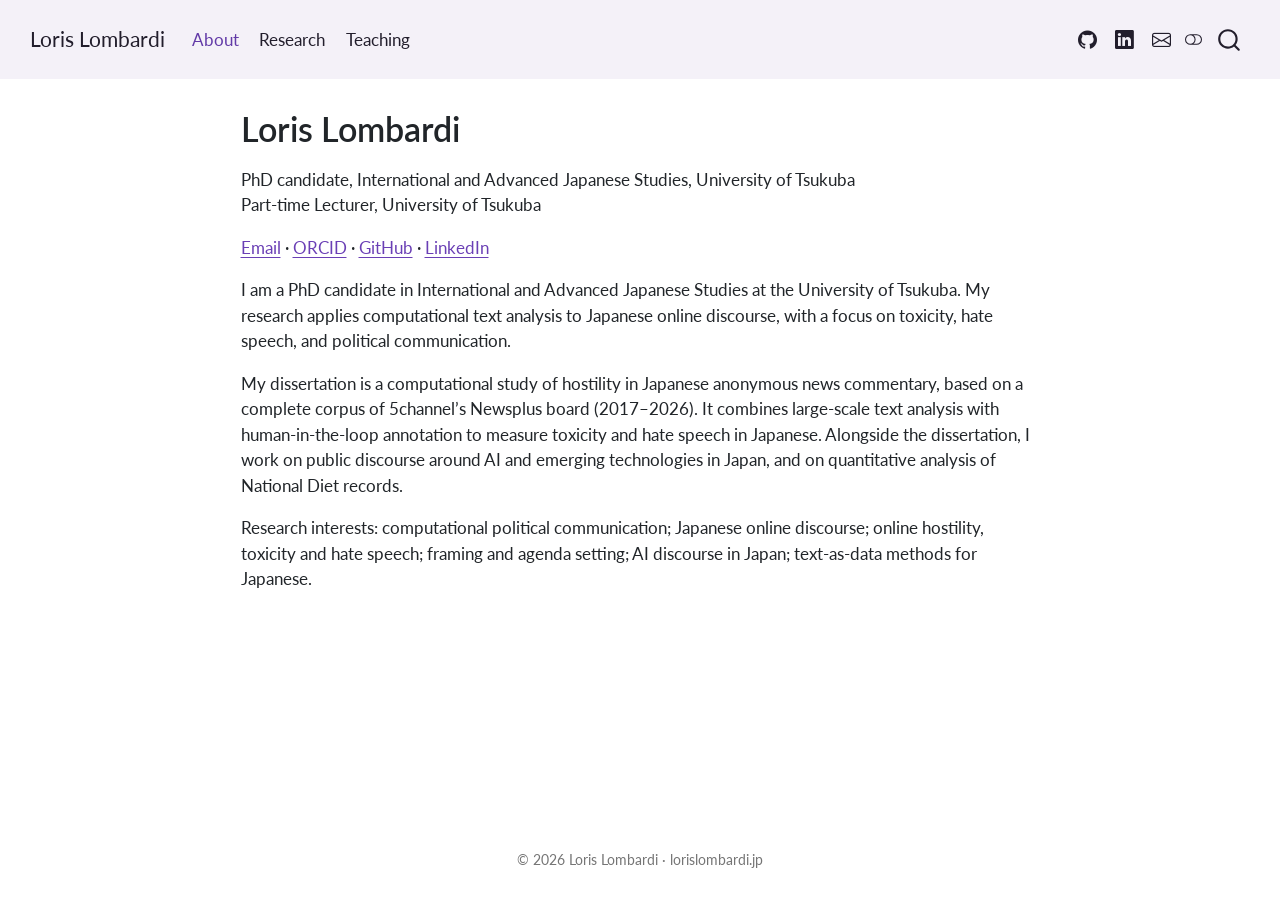
<file: docs/index.html>
<!DOCTYPE html>
<html xmlns="http://www.w3.org/1999/xhtml" lang="en" xml:lang="en"><head>

<meta charset="utf-8">
<meta name="generator" content="quarto-1.10.18">

<meta name="viewport" content="width=device-width, initial-scale=1.0, user-scalable=yes">


<title>Loris Lombardi</title>
<style>
/* Default styles provided by pandoc.
** See https://pandoc.org/MANUAL.html#variables-for-html for config info.
*/
span.smallcaps{font-variant: small-caps;}
div.columns{display: flex; gap: 1.5em;}
div.column{flex: auto;}
@media screen {
div.columns{gap: min(4vw, 1.5em);}
div.column{overflow-x: auto;}
}
div.hanging-indent{margin-left: 1.5em; text-indent: -1.5em;}
ul.task-list{list-style: none;}
ul.task-list li input[type="checkbox"] {
  width: 0.8em;
  margin: 0 0.8em 0.2em -1em; /* quarto-specific, see https://github.com/quarto-dev/quarto-cli/issues/4556 */ 
  vertical-align: middle;
}
</style>


<script src="site_libs/quarto-nav/quarto-nav.js"></script>
<script src="site_libs/quarto-nav/headroom.min.js"></script>
<script src="site_libs/clipboard/clipboard.min.js"></script>
<script src="site_libs/quarto-search/autocomplete.umd.js"></script>
<script src="site_libs/quarto-search/fuse.min.js"></script>
<script src="site_libs/quarto-search/quarto-search.js"></script>
<meta name="quarto:offset" content="./">
<script src="site_libs/quarto-html/quarto.js" type="module"></script>
<script src="site_libs/quarto-html/tabsets/tabsets.js" type="module"></script>
<script src="site_libs/quarto-html/popper.min.js"></script>
<script src="site_libs/quarto-html/tippy.umd.min.js"></script>
<script src="site_libs/quarto-html/anchor.min.js"></script>
<link href="site_libs/quarto-html/tippy.css" rel="stylesheet">
<link href="site_libs/quarto-html/quarto-syntax-highlighting-64a204ab8560d761af7679ceaba22944.css" rel="stylesheet" class="quarto-color-scheme" id="quarto-text-highlighting-styles">
<link href="site_libs/quarto-html/quarto-syntax-highlighting-dark-b85bc7c33db8c58e0ec93c3465666fed.css" rel="stylesheet" class="quarto-color-scheme quarto-color-alternate" id="quarto-text-highlighting-styles">
<link href="site_libs/quarto-html/quarto-syntax-highlighting-64a204ab8560d761af7679ceaba22944.css" rel="stylesheet" class="quarto-color-scheme-extra" id="quarto-text-highlighting-styles">
<script src="site_libs/bootstrap/bootstrap.min.js"></script>
<link href="site_libs/bootstrap/bootstrap-icons.css" rel="stylesheet">
<link href="site_libs/bootstrap/bootstrap-0002edb258801a004821be51d7a4dec7.min.css" rel="stylesheet" append-hash="true" class="quarto-color-scheme" id="quarto-bootstrap" data-mode="light">
<link href="site_libs/bootstrap/bootstrap-dark-726019d8664c9b7720eb464dc71f8869.min.css" rel="stylesheet" append-hash="true" class="quarto-color-scheme quarto-color-alternate" id="quarto-bootstrap" data-mode="dark">
<link href="site_libs/bootstrap/bootstrap-0002edb258801a004821be51d7a4dec7.min.css" rel="stylesheet" append-hash="true" class="quarto-color-scheme-extra" id="quarto-bootstrap" data-mode="light">
<script id="quarto-search-options" type="application/json">{
  "location": "navbar",
  "copy-button": false,
  "collapse-after": 3,
  "panel-placement": "end",
  "type": "overlay",
  "limit": 50,
  "keyboard-shortcut": [
    "f",
    "/",
    "s"
  ],
  "show-item-context": false,
  "language": {
    "search-no-results-text": "No results",
    "search-matching-documents-text": "matching documents",
    "search-copy-link-title": "Copy link to search",
    "search-hide-matches-text": "Hide additional matches",
    "search-more-match-text": "more match in this document",
    "search-more-matches-text": "more matches in this document",
    "search-clear-button-title": "Clear",
    "search-text-placeholder": "",
    "search-detached-cancel-button-title": "Cancel",
    "search-submit-button-title": "Submit",
    "search-label": "Search"
  }
}</script>


</head>

<body class="nav-fixed fullcontent quarto-light"><script id="quarto-html-before-body" type="application/javascript">
    const toggleBodyColorMode = (bsSheetEl) => {
      const mode = bsSheetEl.getAttribute("data-mode");
      const bodyEl = window.document.querySelector("body");
      if (mode === "dark") {
        bodyEl.classList.add("quarto-dark");
        bodyEl.classList.remove("quarto-light");
      } else {
        bodyEl.classList.add("quarto-light");
        bodyEl.classList.remove("quarto-dark");
      }
    }
    const toggleBodyColorPrimary = () => {
      const bsSheetEl = window.document.querySelector("link#quarto-bootstrap:not([rel=disabled-stylesheet])");
      if (bsSheetEl) {
        toggleBodyColorMode(bsSheetEl);
      }
    }
    const setColorSchemeToggle = (alternate) => {
      const toggles = window.document.querySelectorAll('.quarto-color-scheme-toggle');
      for (let i=0; i < toggles.length; i++) {
        const toggle = toggles[i];
        if (toggle) {
          if (alternate) {
            toggle.classList.add("alternate");
          } else {
            toggle.classList.remove("alternate");
          }
        }
      }
    };
    const toggleColorMode = (alternate) => {
      // Switch the stylesheets
      const primaryStylesheets = window.document.querySelectorAll('link.quarto-color-scheme:not(.quarto-color-alternate)');
      const alternateStylesheets = window.document.querySelectorAll('link.quarto-color-scheme.quarto-color-alternate');
      manageTransitions('#quarto-margin-sidebar .nav-link', false);
      if (alternate) {
        // note: dark is layered on light, we don't disable primary!
        enableStylesheet(alternateStylesheets);
        for (const sheetNode of alternateStylesheets) {
          if (sheetNode.id === "quarto-bootstrap") {
            toggleBodyColorMode(sheetNode);
          }
        }
      } else {
        disableStylesheet(alternateStylesheets);
        enableStylesheet(primaryStylesheets)
        toggleBodyColorPrimary();
      }
      manageTransitions('#quarto-margin-sidebar .nav-link', true);
      // Switch the toggles
      setColorSchemeToggle(alternate)
      // Hack to workaround the fact that safari doesn't
      // properly recolor the scrollbar when toggling (#1455)
      if (navigator.userAgent.indexOf('Safari') > 0 && navigator.userAgent.indexOf('Chrome') == -1) {
        manageTransitions("body", false);
        window.scrollTo(0, 1);
        setTimeout(() => {
          window.scrollTo(0, 0);
          manageTransitions("body", true);
        }, 40);
      }
    }
    const disableStylesheet = (stylesheets) => {
      for (let i=0; i < stylesheets.length; i++) {
        const stylesheet = stylesheets[i];
        stylesheet.rel = 'disabled-stylesheet';
      }
    }
    const enableStylesheet = (stylesheets) => {
      for (let i=0; i < stylesheets.length; i++) {
        const stylesheet = stylesheets[i];
        if(stylesheet.rel !== 'stylesheet') { // for Chrome, which will still FOUC without this check
          stylesheet.rel = 'stylesheet';
        }
      }
    }
    const manageTransitions = (selector, allowTransitions) => {
      const els = window.document.querySelectorAll(selector);
      for (let i=0; i < els.length; i++) {
        const el = els[i];
        if (allowTransitions) {
          el.classList.remove('notransition');
        } else {
          el.classList.add('notransition');
        }
      }
    }
    const isFileUrl = () => {
      return window.location.protocol === 'file:';
    }
    const hasAlternateSentinel = () => {
      let styleSentinel = getColorSchemeSentinel();
      if (styleSentinel !== null) {
        return styleSentinel === "alternate";
      } else {
        return false;
      }
    }
    const setStyleSentinel = (alternate) => {
      const value = alternate ? "alternate" : "default";
      if (!isFileUrl()) {
        window.localStorage.setItem("quarto-color-scheme", value);
      } else {
        localAlternateSentinel = value;
      }
    }
    const getColorSchemeSentinel = () => {
      if (!isFileUrl()) {
        const storageValue = window.localStorage.getItem("quarto-color-scheme");
        return storageValue != null ? storageValue : localAlternateSentinel;
      } else {
        return localAlternateSentinel;
      }
    }
    const toggleGiscusIfUsed = (isAlternate, darkModeDefault) => {
      const baseTheme = document.querySelector('#giscus-base-theme')?.value ?? 'light';
      const alternateTheme = document.querySelector('#giscus-alt-theme')?.value ?? 'dark';
      let newTheme = '';
      if(authorPrefersDark) {
        newTheme = isAlternate ? baseTheme : alternateTheme;
      } else {
        newTheme = isAlternate ? alternateTheme : baseTheme;
      }
      const changeGiscusTheme = () => {
        // From: https://github.com/giscus/giscus/issues/336
        const sendMessage = (message) => {
          const iframe = document.querySelector('iframe.giscus-frame');
          if (!iframe) return;
          iframe.contentWindow.postMessage({ giscus: message }, 'https://giscus.app');
        }
        sendMessage({
          setConfig: {
            theme: newTheme
          }
        });
      }
      const isGiscussLoaded = window.document.querySelector('iframe.giscus-frame') !== null;
      if (isGiscussLoaded) {
        changeGiscusTheme();
      }
    };
    const authorPrefersDark = false;
    const darkModeDefault = authorPrefersDark;
      document.querySelector('link#quarto-text-highlighting-styles.quarto-color-scheme-extra').rel = 'disabled-stylesheet';
      document.querySelector('link#quarto-bootstrap.quarto-color-scheme-extra').rel = 'disabled-stylesheet';
    let localAlternateSentinel = darkModeDefault ? 'alternate' : 'default';
    // Dark / light mode switch
    window.quartoToggleColorScheme = () => {
      // Read the current dark / light value
      let toAlternate = !hasAlternateSentinel();
      toggleColorMode(toAlternate);
      setStyleSentinel(toAlternate);
      toggleGiscusIfUsed(toAlternate, darkModeDefault);
      window.dispatchEvent(new Event('resize'));
    };
    // Switch to dark mode if need be
    if (hasAlternateSentinel()) {
      toggleColorMode(true);
    } else {
      toggleColorMode(false);
    }
  </script>

<div id="quarto-search-results"></div>
  <header id="quarto-header" class="headroom fixed-top">
    <nav class="navbar navbar-expand-lg " data-bs-theme="dark">
      <div class="navbar-container container-fluid">
      <div class="navbar-brand-container mx-auto">
    <a class="navbar-brand" href="./index.html">
    <span class="navbar-title">Loris Lombardi</span>
    </a>
  </div>
            <div id="quarto-search" class="" title="Search"></div>
          <button class="navbar-toggler" type="button" data-bs-toggle="collapse" data-bs-target="#navbarCollapse" aria-controls="navbarCollapse" role="menu" aria-expanded="false" aria-label="Toggle navigation" onclick="if (window.quartoToggleHeadroom) { window.quartoToggleHeadroom(); }">
  <span class="navbar-toggler-icon"></span>
</button>
          <div class="collapse navbar-collapse" id="navbarCollapse">
            <ul class="navbar-nav navbar-nav-scroll me-auto">
  <li class="nav-item">
    <a class="nav-link active" href="./index.html" aria-current="page"> 
<span class="menu-text">About</span></a>
  </li>  
  <li class="nav-item">
    <a class="nav-link" href="./research.html"> 
<span class="menu-text">Research</span></a>
  </li>  
  <li class="nav-item">
    <a class="nav-link" href="./teaching.html"> 
<span class="menu-text">Teaching</span></a>
  </li>  
</ul>
            <ul class="navbar-nav navbar-nav-scroll ms-auto">
  <li class="nav-item compact">
    <a class="nav-link" href="https://github.com/lolonifuji"> <i class="bi bi-github" role="img" aria-label="GitHub">
</i> 
<span class="menu-text"></span></a>
  </li>  
  <li class="nav-item compact">
    <a class="nav-link" href="https://www.linkedin.com/in/lorislombardi"> <i class="bi bi-linkedin" role="img" aria-label="LinkedIn">
</i> 
<span class="menu-text"></span></a>
  </li>  
  <li class="nav-item compact">
    <a class="nav-link" href="mailto:loris.lombardi.jp@gmail.com"> <i class="bi bi-envelope" role="img" aria-label="Email">
</i> 
<span class="menu-text"></span></a>
  </li>  
</ul>
          </div> <!-- /navcollapse -->
            <div class="quarto-navbar-tools">
  <a href="" class="quarto-color-scheme-toggle quarto-navigation-tool  px-1" onclick="window.quartoToggleColorScheme(); return false;" title="Toggle dark mode"><i class="bi"></i></a>
</div>
      </div> <!-- /container-fluid -->
    </nav>
</header>
<!-- content -->
<div id="quarto-content" class="quarto-container page-columns page-rows-contents page-layout-article page-navbar">
<!-- sidebar -->
<!-- margin-sidebar -->
    
<!-- main -->
<main class="content" id="quarto-document-content">


<header id="title-block-header" class="quarto-title-block default">
<div class="quarto-title">
<h1 class="title">Loris Lombardi</h1>
</div>



<div class="quarto-title-meta">

    
  
    
  </div>
  


</header>


<p>PhD candidate, International and Advanced Japanese Studies, University of Tsukuba<br>
Part-time Lecturer, University of Tsukuba</p>
<p><a href="mailto:loris.lombardi.jp@gmail.com">Email</a> · <a href="https://orcid.org/0009-0002-4915-1750">ORCID</a> · <a href="https://github.com/lolonifuji">GitHub</a> · <a href="https://www.linkedin.com/in/lorislombardi">LinkedIn</a></p>
<p>I am a PhD candidate in International and Advanced Japanese Studies at the University of Tsukuba. My research applies computational text analysis to Japanese online discourse, with a focus on toxicity, hate speech, and political communication.</p>
<p>My dissertation is a computational study of hostility in Japanese anonymous news commentary, based on a complete corpus of 5channel’s Newsplus board (2017–2026). It combines large-scale text analysis with human-in-the-loop annotation to measure toxicity and hate speech in Japanese. Alongside the dissertation, I work on public discourse around AI and emerging technologies in Japan, and on quantitative analysis of National Diet records.</p>
<p>Research interests: computational political communication; Japanese online discourse; online hostility, toxicity and hate speech; framing and agenda setting; AI discourse in Japan; text-as-data methods for Japanese.</p>



</main> <!-- /main -->
<script id="quarto-html-after-body" type="application/javascript">
  window.document.addEventListener("DOMContentLoaded", function (event) {
    // Ensure there is a toggle, if there isn't float one in the top right
    if (window.document.querySelector('.quarto-color-scheme-toggle') === null) {
      const a = window.document.createElement('a');
      a.classList.add('top-right');
      a.classList.add('quarto-color-scheme-toggle');
      a.href = "";
      a.onclick = function() { try { window.quartoToggleColorScheme(); } catch {} return false; };
      const i = window.document.createElement("i");
      i.classList.add('bi');
      a.appendChild(i);
      window.document.body.appendChild(a);
    }
    setColorSchemeToggle(hasAlternateSentinel())
    const icon = "";
    const anchorJS = new window.AnchorJS();
    anchorJS.options = {
      placement: 'right',
      icon: icon
    };
    anchorJS.add('.anchored');
    const isCodeAnnotation = (el) => {
      for (const clz of el.classList) {
        if (clz.startsWith('code-annotation-')) {                     
          return true;
        }
      }
      return false;
    }
    const onCopySuccess = function(e) {
      // button target
      const button = e.trigger;
      // don't keep focus
      button.blur();
      // flash "checked"
      button.classList.add('code-copy-button-checked');
      var currentTitle = button.getAttribute("title");
      button.setAttribute("title", "Copied!");
      let tooltip;
      if (window.bootstrap) {
        button.setAttribute("data-bs-toggle", "tooltip");
        button.setAttribute("data-bs-placement", "left");
        button.setAttribute("data-bs-title", "Copied!");
        tooltip = new bootstrap.Tooltip(button, 
          { trigger: "manual", 
            customClass: "code-copy-button-tooltip",
            offset: [0, -8]});
        tooltip.show();    
      }
      setTimeout(function() {
        if (tooltip) {
          tooltip.hide();
          button.removeAttribute("data-bs-title");
          button.removeAttribute("data-bs-toggle");
          button.removeAttribute("data-bs-placement");
        }
        button.setAttribute("title", currentTitle);
        button.classList.remove('code-copy-button-checked');
      }, 1000);
      // clear code selection
      e.clearSelection();
    }
    const getTextToCopy = function(trigger) {
      const outerScaffold = trigger.parentElement.cloneNode(true);
      const codeEl = outerScaffold.querySelector('code');
      for (const childEl of codeEl.children) {
        if (isCodeAnnotation(childEl)) {
          childEl.remove();
        }
      }
      return codeEl.innerText;
    }
    const clipboard = new window.ClipboardJS('.code-copy-button:not([data-in-quarto-modal])', {
      text: getTextToCopy
    });
    clipboard.on('success', onCopySuccess);
    if (window.document.getElementById('quarto-embedded-source-code-modal')) {
      const clipboardModal = new window.ClipboardJS('.code-copy-button[data-in-quarto-modal]', {
        text: getTextToCopy,
        container: window.document.getElementById('quarto-embedded-source-code-modal')
      });
      clipboardModal.on('success', onCopySuccess);
    }
      var localhostRegex = new RegExp(/^(?:http|https):\/\/localhost\:?[0-9]*\//);
      var mailtoRegex = new RegExp(/^mailto:/);
        var filterRegex = new RegExp("https:\/\/lorislombardi\.jp");
      var isInternal = (href) => {
          return filterRegex.test(href) || localhostRegex.test(href) || mailtoRegex.test(href);
      }
      // Inspect non-navigation links and adorn them if external
     var links = window.document.querySelectorAll('a[href]:not(.nav-link):not(.navbar-brand):not(.toc-action):not(.sidebar-link):not(.sidebar-item-toggle):not(.pagination-link):not(.no-external):not([aria-hidden]):not(.dropdown-item):not(.quarto-navigation-tool):not(.about-link)');
      for (var i=0; i<links.length; i++) {
        const link = links[i];
        if (!isInternal(link.href)) {
          // undo the damage that might have been done by quarto-nav.js in the case of
          // links that we want to consider external
          if (link.dataset.originalHref !== undefined) {
            link.href = link.dataset.originalHref;
          }
        }
      }
    function tippyHover(el, contentFn, onTriggerFn, onUntriggerFn) {
      const config = {
        allowHTML: true,
        maxWidth: 500,
        delay: 100,
        arrow: false,
        appendTo: function(el) {
            return el.parentElement;
        },
        interactive: true,
        interactiveBorder: 10,
        theme: 'quarto',
        placement: 'bottom-start',
      };
      if (contentFn) {
        config.content = contentFn;
      }
      if (onTriggerFn) {
        config.onTrigger = onTriggerFn;
      }
      if (onUntriggerFn) {
        config.onUntrigger = onUntriggerFn;
      }
      window.tippy(el, config); 
    }
    const noterefs = window.document.querySelectorAll('a[role="doc-noteref"]');
    for (var i=0; i<noterefs.length; i++) {
      const ref = noterefs[i];
      tippyHover(ref, function() {
        // use id or data attribute instead here
        let href = ref.getAttribute('data-footnote-href') || ref.getAttribute('href');
        try { href = new URL(href).hash; } catch {}
        const id = href.replace(/^#\/?/, "");
        const note = window.document.getElementById(id);
        if (note) {
          return note.innerHTML;
        } else {
          return "";
        }
      });
    }
    const xrefs = window.document.querySelectorAll('a.quarto-xref');
    const processXRef = (id, note) => {
      // Strip column container classes
      const stripColumnClz = (el) => {
        el.classList.remove("page-full", "page-columns");
        if (el.children) {
          for (const child of el.children) {
            stripColumnClz(child);
          }
        }
      }
      stripColumnClz(note)
      if (id === null || id.startsWith('sec-')) {
        // Special case sections, only their first couple elements
        const container = document.createElement("div");
        if (note.children && note.children.length > 2) {
          container.appendChild(note.children[0].cloneNode(true));
          for (let i = 1; i < note.children.length; i++) {
            const child = note.children[i];
            if (child.tagName === "P" && child.innerText === "") {
              continue;
            } else {
              container.appendChild(child.cloneNode(true));
              break;
            }
          }
          if (window.Quarto?.typesetMath) {
            window.Quarto.typesetMath(container);
          }
          return container.innerHTML
        } else {
          if (window.Quarto?.typesetMath) {
            window.Quarto.typesetMath(note);
          }
          return note.innerHTML;
        }
      } else {
        // Remove any anchor links if they are present
        const anchorLink = note.querySelector('a.anchorjs-link');
        if (anchorLink) {
          anchorLink.remove();
        }
        if (window.Quarto?.typesetMath) {
          window.Quarto.typesetMath(note);
        }
        if (note.classList.contains("callout")) {
          return note.outerHTML;
        } else {
          return note.innerHTML;
        }
      }
    }
    for (var i=0; i<xrefs.length; i++) {
      const xref = xrefs[i];
      tippyHover(xref, undefined, function(instance) {
        instance.disable();
        let url = xref.getAttribute('href');
        let hash = undefined; 
        if (url.startsWith('#')) {
          hash = url;
        } else {
          try { hash = new URL(url).hash; } catch {}
        }
        if (hash) {
          const id = hash.replace(/^#\/?/, "");
          const note = window.document.getElementById(id);
          if (note !== null) {
            try {
              const html = processXRef(id, note.cloneNode(true));
              instance.setContent(html);
            } finally {
              instance.enable();
              instance.show();
            }
          } else {
            // See if we can fetch this
            fetch(url.split('#')[0])
            .then(res => res.text())
            .then(html => {
              const parser = new DOMParser();
              const htmlDoc = parser.parseFromString(html, "text/html");
              const note = htmlDoc.getElementById(id);
              if (note !== null) {
                const html = processXRef(id, note);
                instance.setContent(html);
              } 
            }).finally(() => {
              instance.enable();
              instance.show();
            });
          }
        } else {
          // See if we can fetch a full url (with no hash to target)
          // This is a special case and we should probably do some content thinning / targeting
          fetch(url)
          .then(res => res.text())
          .then(html => {
            const parser = new DOMParser();
            const htmlDoc = parser.parseFromString(html, "text/html");
            const note = htmlDoc.querySelector('main.content');
            if (note !== null) {
              // This should only happen for chapter cross references
              // (since there is no id in the URL)
              // remove the first header
              if (note.children.length > 0 && note.children[0].tagName === "HEADER") {
                note.children[0].remove();
              }
              const html = processXRef(null, note);
              instance.setContent(html);
            } 
          }).finally(() => {
            instance.enable();
            instance.show();
          });
        }
      }, function(instance) {
      });
    }
        let selectedAnnoteEl;
        const selectorForAnnotation = ( cell, annotation) => {
          let cellAttr = 'data-code-cell="' + cell + '"';
          let lineAttr = 'data-code-annotation="' +  annotation + '"';
          const selector = 'span[' + cellAttr + '][' + lineAttr + ']';
          return selector;
        }
        const selectCodeLines = (annoteEl) => {
          const doc = window.document;
          const targetCell = annoteEl.getAttribute("data-target-cell");
          const targetAnnotation = annoteEl.getAttribute("data-target-annotation");
          const annoteSpan = window.document.querySelector(selectorForAnnotation(targetCell, targetAnnotation));
          const lines = annoteSpan.getAttribute("data-code-lines").split(",");
          const lineIds = lines.map((line) => {
            return targetCell + "-" + line;
          })
          let top = null;
          let height = null;
          let parent = null;
          if (lineIds.length > 0) {
              //compute the position of the single el (top and bottom and make a div)
              const el = window.document.getElementById(lineIds[0]);
              top = el.offsetTop;
              height = el.offsetHeight;
              parent = el.parentElement.parentElement;
            if (lineIds.length > 1) {
              const lastEl = window.document.getElementById(lineIds[lineIds.length - 1]);
              const bottom = lastEl.offsetTop + lastEl.offsetHeight;
              height = bottom - top;
            }
            if (top !== null && height !== null && parent !== null) {
              // cook up a div (if necessary) and position it 
              let div = window.document.getElementById("code-annotation-line-highlight");
              if (div === null) {
                div = window.document.createElement("div");
                div.setAttribute("id", "code-annotation-line-highlight");
                div.style.position = 'absolute';
                parent.appendChild(div);
              }
              div.style.top = top - 2 + "px";
              div.style.height = height + 4 + "px";
              div.style.left = 0;
              let gutterDiv = window.document.getElementById("code-annotation-line-highlight-gutter");
              if (gutterDiv === null) {
                gutterDiv = window.document.createElement("div");
                gutterDiv.setAttribute("id", "code-annotation-line-highlight-gutter");
                gutterDiv.style.position = 'absolute';
                const codeCell = window.document.getElementById(targetCell);
                const gutter = codeCell.querySelector('.code-annotation-gutter');
                gutter.appendChild(gutterDiv);
              }
              gutterDiv.style.top = top - 2 + "px";
              gutterDiv.style.height = height + 4 + "px";
            }
            selectedAnnoteEl = annoteEl;
          }
        };
        const unselectCodeLines = () => {
          const elementsIds = ["code-annotation-line-highlight", "code-annotation-line-highlight-gutter"];
          elementsIds.forEach((elId) => {
            const div = window.document.getElementById(elId);
            if (div) {
              div.remove();
            }
          });
          selectedAnnoteEl = undefined;
        };
          // Handle positioning of the toggle
      window.addEventListener(
        "resize",
        throttle(() => {
          elRect = undefined;
          if (selectedAnnoteEl) {
            selectCodeLines(selectedAnnoteEl);
          }
        }, 10)
      );
      function throttle(fn, ms) {
      let throttle = false;
      let timer;
        return (...args) => {
          if(!throttle) { // first call gets through
              fn.apply(this, args);
              throttle = true;
          } else { // all the others get throttled
              if(timer) clearTimeout(timer); // cancel #2
              timer = setTimeout(() => {
                fn.apply(this, args);
                timer = throttle = false;
              }, ms);
          }
        };
      }
        // Attach click handler to the DT
        const annoteDls = window.document.querySelectorAll('dt[data-target-cell]');
        for (const annoteDlNode of annoteDls) {
          annoteDlNode.addEventListener('click', (event) => {
            const clickedEl = event.target;
            if (clickedEl !== selectedAnnoteEl) {
              unselectCodeLines();
              const activeEl = window.document.querySelector('dt[data-target-cell].code-annotation-active');
              if (activeEl) {
                activeEl.classList.remove('code-annotation-active');
              }
              selectCodeLines(clickedEl);
              clickedEl.classList.add('code-annotation-active');
            } else {
              // Unselect the line
              unselectCodeLines();
              clickedEl.classList.remove('code-annotation-active');
            }
          });
        }
    const findCites = (el) => {
      const parentEl = el.parentElement;
      if (parentEl) {
        const cites = parentEl.dataset.cites;
        if (cites) {
          return {
            el,
            cites: cites.split(' ')
          };
        } else {
          return findCites(el.parentElement)
        }
      } else {
        return undefined;
      }
    };
    var bibliorefs = window.document.querySelectorAll('a[role="doc-biblioref"]');
    for (var i=0; i<bibliorefs.length; i++) {
      const ref = bibliorefs[i];
      const citeInfo = findCites(ref);
      if (citeInfo) {
        tippyHover(citeInfo.el, function() {
          var popup = window.document.createElement('div');
          citeInfo.cites.forEach(function(cite) {
            var citeDiv = window.document.createElement('div');
            citeDiv.classList.add('hanging-indent');
            citeDiv.classList.add('csl-entry');
            var biblioDiv = window.document.getElementById('ref-' + cite);
            if (biblioDiv) {
              citeDiv.innerHTML = biblioDiv.innerHTML;
            }
            popup.appendChild(citeDiv);
          });
          return popup.innerHTML;
        });
      }
    }
  });
  </script>
</div> <!-- /content -->
<footer class="footer">
  <div class="nav-footer">
    <div class="nav-footer-left">
      &nbsp;
    </div>   
    <div class="nav-footer-center">
<p>© 2026 Loris Lombardi · lorislombardi.jp</p>
</div>
    <div class="nav-footer-right">
      &nbsp;
    </div>
  </div>
</footer>




</body></html>
</file>
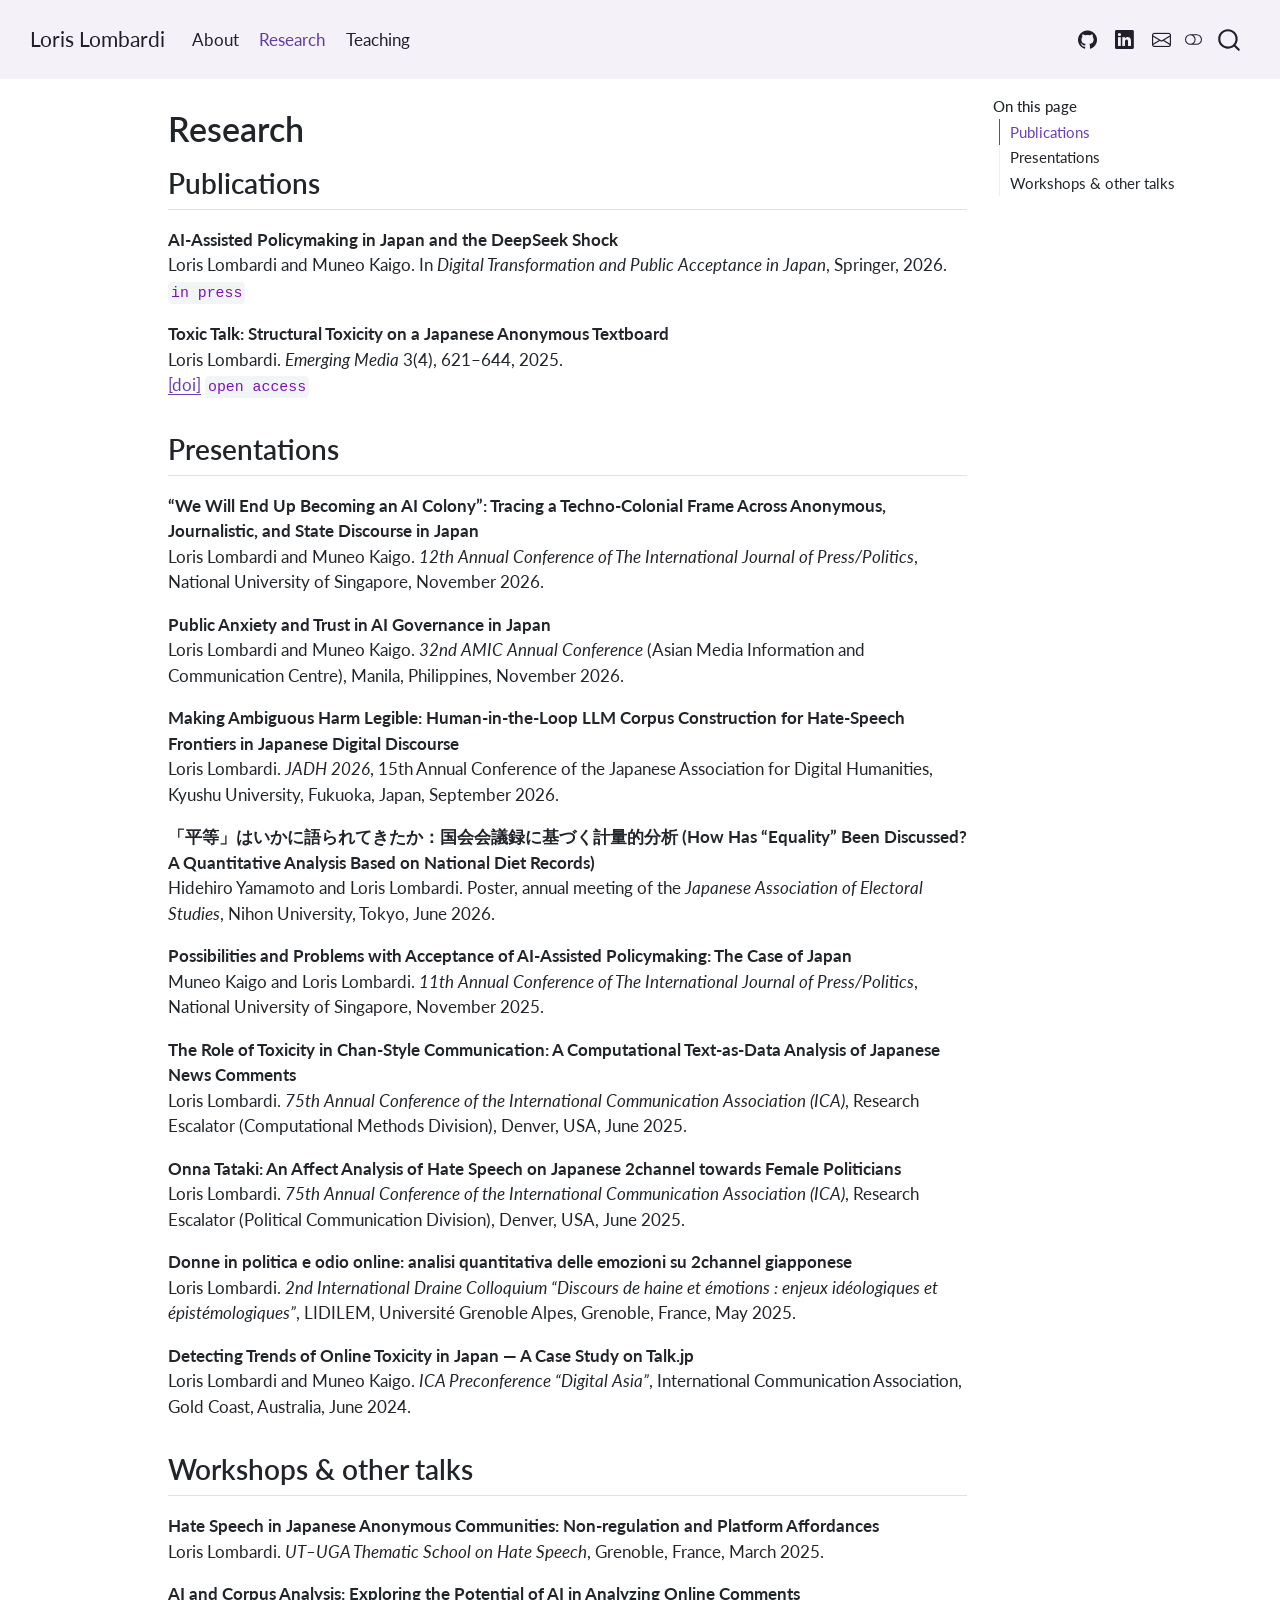
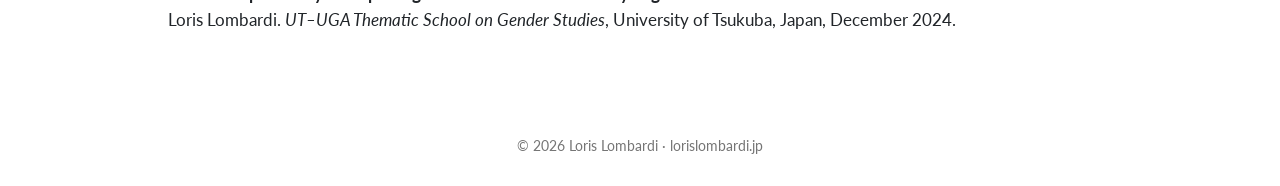
<file: docs/research.html>
<!DOCTYPE html>
<html xmlns="http://www.w3.org/1999/xhtml" lang="en" xml:lang="en"><head>

<meta charset="utf-8">
<meta name="generator" content="quarto-1.10.18">

<meta name="viewport" content="width=device-width, initial-scale=1.0, user-scalable=yes">


<title>Research – Loris Lombardi</title>
<style>
/* Default styles provided by pandoc.
** See https://pandoc.org/MANUAL.html#variables-for-html for config info.
*/
span.smallcaps{font-variant: small-caps;}
div.columns{display: flex; gap: 1.5em;}
div.column{flex: auto;}
@media screen {
div.columns{gap: min(4vw, 1.5em);}
div.column{overflow-x: auto;}
}
div.hanging-indent{margin-left: 1.5em; text-indent: -1.5em;}
ul.task-list{list-style: none;}
ul.task-list li input[type="checkbox"] {
  width: 0.8em;
  margin: 0 0.8em 0.2em -1em; /* quarto-specific, see https://github.com/quarto-dev/quarto-cli/issues/4556 */ 
  vertical-align: middle;
}
</style>


<script src="site_libs/quarto-nav/quarto-nav.js"></script>
<script src="site_libs/quarto-nav/headroom.min.js"></script>
<script src="site_libs/clipboard/clipboard.min.js"></script>
<script src="site_libs/quarto-search/autocomplete.umd.js"></script>
<script src="site_libs/quarto-search/fuse.min.js"></script>
<script src="site_libs/quarto-search/quarto-search.js"></script>
<meta name="quarto:offset" content="./">
<script src="site_libs/quarto-html/quarto.js" type="module"></script>
<script src="site_libs/quarto-html/tabsets/tabsets.js" type="module"></script>
<script src="site_libs/quarto-html/popper.min.js"></script>
<script src="site_libs/quarto-html/tippy.umd.min.js"></script>
<script src="site_libs/quarto-html/anchor.min.js"></script>
<link href="site_libs/quarto-html/tippy.css" rel="stylesheet">
<link href="site_libs/quarto-html/quarto-syntax-highlighting-64a204ab8560d761af7679ceaba22944.css" rel="stylesheet" class="quarto-color-scheme" id="quarto-text-highlighting-styles">
<link href="site_libs/quarto-html/quarto-syntax-highlighting-dark-b85bc7c33db8c58e0ec93c3465666fed.css" rel="stylesheet" class="quarto-color-scheme quarto-color-alternate" id="quarto-text-highlighting-styles">
<link href="site_libs/quarto-html/quarto-syntax-highlighting-64a204ab8560d761af7679ceaba22944.css" rel="stylesheet" class="quarto-color-scheme-extra" id="quarto-text-highlighting-styles">
<script src="site_libs/bootstrap/bootstrap.min.js"></script>
<link href="site_libs/bootstrap/bootstrap-icons.css" rel="stylesheet">
<link href="site_libs/bootstrap/bootstrap-0002edb258801a004821be51d7a4dec7.min.css" rel="stylesheet" append-hash="true" class="quarto-color-scheme" id="quarto-bootstrap" data-mode="light">
<link href="site_libs/bootstrap/bootstrap-dark-726019d8664c9b7720eb464dc71f8869.min.css" rel="stylesheet" append-hash="true" class="quarto-color-scheme quarto-color-alternate" id="quarto-bootstrap" data-mode="dark">
<link href="site_libs/bootstrap/bootstrap-0002edb258801a004821be51d7a4dec7.min.css" rel="stylesheet" append-hash="true" class="quarto-color-scheme-extra" id="quarto-bootstrap" data-mode="light">
<script id="quarto-search-options" type="application/json">{
  "location": "navbar",
  "copy-button": false,
  "collapse-after": 3,
  "panel-placement": "end",
  "type": "overlay",
  "limit": 50,
  "keyboard-shortcut": [
    "f",
    "/",
    "s"
  ],
  "show-item-context": false,
  "language": {
    "search-no-results-text": "No results",
    "search-matching-documents-text": "matching documents",
    "search-copy-link-title": "Copy link to search",
    "search-hide-matches-text": "Hide additional matches",
    "search-more-match-text": "more match in this document",
    "search-more-matches-text": "more matches in this document",
    "search-clear-button-title": "Clear",
    "search-text-placeholder": "",
    "search-detached-cancel-button-title": "Cancel",
    "search-submit-button-title": "Submit",
    "search-label": "Search"
  }
}</script>


</head>

<body class="nav-fixed quarto-light"><script id="quarto-html-before-body" type="application/javascript">
    const toggleBodyColorMode = (bsSheetEl) => {
      const mode = bsSheetEl.getAttribute("data-mode");
      const bodyEl = window.document.querySelector("body");
      if (mode === "dark") {
        bodyEl.classList.add("quarto-dark");
        bodyEl.classList.remove("quarto-light");
      } else {
        bodyEl.classList.add("quarto-light");
        bodyEl.classList.remove("quarto-dark");
      }
    }
    const toggleBodyColorPrimary = () => {
      const bsSheetEl = window.document.querySelector("link#quarto-bootstrap:not([rel=disabled-stylesheet])");
      if (bsSheetEl) {
        toggleBodyColorMode(bsSheetEl);
      }
    }
    const setColorSchemeToggle = (alternate) => {
      const toggles = window.document.querySelectorAll('.quarto-color-scheme-toggle');
      for (let i=0; i < toggles.length; i++) {
        const toggle = toggles[i];
        if (toggle) {
          if (alternate) {
            toggle.classList.add("alternate");
          } else {
            toggle.classList.remove("alternate");
          }
        }
      }
    };
    const toggleColorMode = (alternate) => {
      // Switch the stylesheets
      const primaryStylesheets = window.document.querySelectorAll('link.quarto-color-scheme:not(.quarto-color-alternate)');
      const alternateStylesheets = window.document.querySelectorAll('link.quarto-color-scheme.quarto-color-alternate');
      manageTransitions('#quarto-margin-sidebar .nav-link', false);
      if (alternate) {
        // note: dark is layered on light, we don't disable primary!
        enableStylesheet(alternateStylesheets);
        for (const sheetNode of alternateStylesheets) {
          if (sheetNode.id === "quarto-bootstrap") {
            toggleBodyColorMode(sheetNode);
          }
        }
      } else {
        disableStylesheet(alternateStylesheets);
        enableStylesheet(primaryStylesheets)
        toggleBodyColorPrimary();
      }
      manageTransitions('#quarto-margin-sidebar .nav-link', true);
      // Switch the toggles
      setColorSchemeToggle(alternate)
      // Hack to workaround the fact that safari doesn't
      // properly recolor the scrollbar when toggling (#1455)
      if (navigator.userAgent.indexOf('Safari') > 0 && navigator.userAgent.indexOf('Chrome') == -1) {
        manageTransitions("body", false);
        window.scrollTo(0, 1);
        setTimeout(() => {
          window.scrollTo(0, 0);
          manageTransitions("body", true);
        }, 40);
      }
    }
    const disableStylesheet = (stylesheets) => {
      for (let i=0; i < stylesheets.length; i++) {
        const stylesheet = stylesheets[i];
        stylesheet.rel = 'disabled-stylesheet';
      }
    }
    const enableStylesheet = (stylesheets) => {
      for (let i=0; i < stylesheets.length; i++) {
        const stylesheet = stylesheets[i];
        if(stylesheet.rel !== 'stylesheet') { // for Chrome, which will still FOUC without this check
          stylesheet.rel = 'stylesheet';
        }
      }
    }
    const manageTransitions = (selector, allowTransitions) => {
      const els = window.document.querySelectorAll(selector);
      for (let i=0; i < els.length; i++) {
        const el = els[i];
        if (allowTransitions) {
          el.classList.remove('notransition');
        } else {
          el.classList.add('notransition');
        }
      }
    }
    const isFileUrl = () => {
      return window.location.protocol === 'file:';
    }
    const hasAlternateSentinel = () => {
      let styleSentinel = getColorSchemeSentinel();
      if (styleSentinel !== null) {
        return styleSentinel === "alternate";
      } else {
        return false;
      }
    }
    const setStyleSentinel = (alternate) => {
      const value = alternate ? "alternate" : "default";
      if (!isFileUrl()) {
        window.localStorage.setItem("quarto-color-scheme", value);
      } else {
        localAlternateSentinel = value;
      }
    }
    const getColorSchemeSentinel = () => {
      if (!isFileUrl()) {
        const storageValue = window.localStorage.getItem("quarto-color-scheme");
        return storageValue != null ? storageValue : localAlternateSentinel;
      } else {
        return localAlternateSentinel;
      }
    }
    const toggleGiscusIfUsed = (isAlternate, darkModeDefault) => {
      const baseTheme = document.querySelector('#giscus-base-theme')?.value ?? 'light';
      const alternateTheme = document.querySelector('#giscus-alt-theme')?.value ?? 'dark';
      let newTheme = '';
      if(authorPrefersDark) {
        newTheme = isAlternate ? baseTheme : alternateTheme;
      } else {
        newTheme = isAlternate ? alternateTheme : baseTheme;
      }
      const changeGiscusTheme = () => {
        // From: https://github.com/giscus/giscus/issues/336
        const sendMessage = (message) => {
          const iframe = document.querySelector('iframe.giscus-frame');
          if (!iframe) return;
          iframe.contentWindow.postMessage({ giscus: message }, 'https://giscus.app');
        }
        sendMessage({
          setConfig: {
            theme: newTheme
          }
        });
      }
      const isGiscussLoaded = window.document.querySelector('iframe.giscus-frame') !== null;
      if (isGiscussLoaded) {
        changeGiscusTheme();
      }
    };
    const authorPrefersDark = false;
    const darkModeDefault = authorPrefersDark;
      document.querySelector('link#quarto-text-highlighting-styles.quarto-color-scheme-extra').rel = 'disabled-stylesheet';
      document.querySelector('link#quarto-bootstrap.quarto-color-scheme-extra').rel = 'disabled-stylesheet';
    let localAlternateSentinel = darkModeDefault ? 'alternate' : 'default';
    // Dark / light mode switch
    window.quartoToggleColorScheme = () => {
      // Read the current dark / light value
      let toAlternate = !hasAlternateSentinel();
      toggleColorMode(toAlternate);
      setStyleSentinel(toAlternate);
      toggleGiscusIfUsed(toAlternate, darkModeDefault);
      window.dispatchEvent(new Event('resize'));
    };
    // Switch to dark mode if need be
    if (hasAlternateSentinel()) {
      toggleColorMode(true);
    } else {
      toggleColorMode(false);
    }
  </script>

<div id="quarto-search-results"></div>
  <header id="quarto-header" class="headroom fixed-top">
    <nav class="navbar navbar-expand-lg " data-bs-theme="dark">
      <div class="navbar-container container-fluid">
      <div class="navbar-brand-container mx-auto">
    <a class="navbar-brand" href="./index.html">
    <span class="navbar-title">Loris Lombardi</span>
    </a>
  </div>
            <div id="quarto-search" class="" title="Search"></div>
          <button class="navbar-toggler" type="button" data-bs-toggle="collapse" data-bs-target="#navbarCollapse" aria-controls="navbarCollapse" role="menu" aria-expanded="false" aria-label="Toggle navigation" onclick="if (window.quartoToggleHeadroom) { window.quartoToggleHeadroom(); }">
  <span class="navbar-toggler-icon"></span>
</button>
          <div class="collapse navbar-collapse" id="navbarCollapse">
            <ul class="navbar-nav navbar-nav-scroll me-auto">
  <li class="nav-item">
    <a class="nav-link" href="./index.html"> 
<span class="menu-text">About</span></a>
  </li>  
  <li class="nav-item">
    <a class="nav-link active" href="./research.html" aria-current="page"> 
<span class="menu-text">Research</span></a>
  </li>  
  <li class="nav-item">
    <a class="nav-link" href="./teaching.html"> 
<span class="menu-text">Teaching</span></a>
  </li>  
</ul>
            <ul class="navbar-nav navbar-nav-scroll ms-auto">
  <li class="nav-item compact">
    <a class="nav-link" href="https://github.com/lolonifuji"> <i class="bi bi-github" role="img" aria-label="GitHub">
</i> 
<span class="menu-text"></span></a>
  </li>  
  <li class="nav-item compact">
    <a class="nav-link" href="https://www.linkedin.com/in/lorislombardi"> <i class="bi bi-linkedin" role="img" aria-label="LinkedIn">
</i> 
<span class="menu-text"></span></a>
  </li>  
  <li class="nav-item compact">
    <a class="nav-link" href="mailto:loris.lombardi.jp@gmail.com"> <i class="bi bi-envelope" role="img" aria-label="Email">
</i> 
<span class="menu-text"></span></a>
  </li>  
</ul>
          </div> <!-- /navcollapse -->
            <div class="quarto-navbar-tools">
  <a href="" class="quarto-color-scheme-toggle quarto-navigation-tool  px-1" onclick="window.quartoToggleColorScheme(); return false;" title="Toggle dark mode"><i class="bi"></i></a>
</div>
      </div> <!-- /container-fluid -->
    </nav>
</header>
<!-- content -->
<div id="quarto-content" class="quarto-container page-columns page-rows-contents page-layout-article page-navbar">
<!-- sidebar -->
<!-- margin-sidebar -->
    <div id="quarto-margin-sidebar" class="sidebar margin-sidebar">
        <nav id="TOC" role="doc-toc" class="toc-active">
    <h2 id="toc-title">On this page</h2>
   
  <ul>
  <li><a href="#publications" id="toc-publications" class="nav-link active" data-scroll-target="#publications">Publications</a></li>
  <li><a href="#presentations" id="toc-presentations" class="nav-link" data-scroll-target="#presentations">Presentations</a></li>
  <li><a href="#workshops-other-talks" id="toc-workshops-other-talks" class="nav-link" data-scroll-target="#workshops-other-talks">Workshops &amp; other talks</a></li>
  </ul>
</nav>
    </div>
<!-- main -->
<main class="content" id="quarto-document-content">


<header id="title-block-header" class="quarto-title-block default">
<div class="quarto-title">
<h1 class="title">Research</h1>
</div>



<div class="quarto-title-meta">

    
  
    
  </div>
  


</header>


<section id="publications" class="level2">
<h2 class="anchored" data-anchor-id="publications">Publications</h2>
<p><strong>AI-Assisted Policymaking in Japan and the DeepSeek Shock</strong><br>
Loris Lombardi and Muneo Kaigo. In <em>Digital Transformation and Public Acceptance in Japan</em>, Springer, 2026. <code>in press</code></p>
<p><strong>Toxic Talk: Structural Toxicity on a Japanese Anonymous Textboard</strong><br>
Loris Lombardi. <em>Emerging Media</em> 3(4), 621–644, 2025.<br>
<a href="https://doi.org/10.1177/27523543251376848">[doi]</a> <code>open access</code></p>
</section>
<section id="presentations" class="level2">
<h2 class="anchored" data-anchor-id="presentations">Presentations</h2>
<p><strong>“We Will End Up Becoming an AI Colony”: Tracing a Techno-Colonial Frame Across Anonymous, Journalistic, and State Discourse in Japan</strong><br>
Loris Lombardi and Muneo Kaigo. <em>12th Annual Conference of The International Journal of Press/Politics</em>, National University of Singapore, November 2026.</p>
<p><strong>Public Anxiety and Trust in AI Governance in Japan</strong><br>
Loris Lombardi and Muneo Kaigo. <em>32nd AMIC Annual Conference</em> (Asian Media Information and Communication Centre), Manila, Philippines, November 2026.</p>
<p><strong>Making Ambiguous Harm Legible: Human-in-the-Loop LLM Corpus Construction for Hate-Speech Frontiers in Japanese Digital Discourse</strong><br>
Loris Lombardi. <em>JADH 2026</em>, 15th Annual Conference of the Japanese Association for Digital Humanities, Kyushu University, Fukuoka, Japan, September 2026.</p>
<p><strong>「平等」はいかに語られてきたか：国会会議録に基づく計量的分析 (How Has “Equality” Been Discussed? A Quantitative Analysis Based on National Diet Records)</strong><br>
Hidehiro Yamamoto and Loris Lombardi. Poster, annual meeting of the <em>Japanese Association of Electoral Studies</em>, Nihon University, Tokyo, June 2026.</p>
<p><strong>Possibilities and Problems with Acceptance of AI-Assisted Policymaking: The Case of Japan</strong><br>
Muneo Kaigo and Loris Lombardi. <em>11th Annual Conference of The International Journal of Press/Politics</em>, National University of Singapore, November 2025.</p>
<p><strong>The Role of Toxicity in Chan-Style Communication: A Computational Text-as-Data Analysis of Japanese News Comments</strong><br>
Loris Lombardi. <em>75th Annual Conference of the International Communication Association (ICA)</em>, Research Escalator (Computational Methods Division), Denver, USA, June 2025.</p>
<p><strong>Onna Tataki: An Affect Analysis of Hate Speech on Japanese 2channel towards Female Politicians</strong><br>
Loris Lombardi. <em>75th Annual Conference of the International Communication Association (ICA)</em>, Research Escalator (Political Communication Division), Denver, USA, June 2025.</p>
<p><strong>Donne in politica e odio online: analisi quantitativa delle emozioni su 2channel giapponese</strong><br>
Loris Lombardi. <em>2nd International Draine Colloquium “Discours de haine et émotions : enjeux idéologiques et épistémologiques”</em>, LIDILEM, Université Grenoble Alpes, Grenoble, France, May 2025.</p>
<p><strong>Detecting Trends of Online Toxicity in Japan — A Case Study on Talk.jp</strong><br>
Loris Lombardi and Muneo Kaigo. <em>ICA Preconference “Digital Asia”</em>, International Communication Association, Gold Coast, Australia, June 2024.</p>
</section>
<section id="workshops-other-talks" class="level2">
<h2 class="anchored" data-anchor-id="workshops-other-talks">Workshops &amp; other talks</h2>
<p><strong>Hate Speech in Japanese Anonymous Communities: Non-regulation and Platform Affordances</strong><br>
Loris Lombardi. <em>UT–UGA Thematic School on Hate Speech</em>, Grenoble, France, March 2025.</p>
<p><strong>AI and Corpus Analysis: Exploring the Potential of AI in Analyzing Online Comments</strong><br>
Loris Lombardi. <em>UT–UGA Thematic School on Gender Studies</em>, University of Tsukuba, Japan, December 2024.</p>


</section>

</main> <!-- /main -->
<script id="quarto-html-after-body" type="application/javascript">
  window.document.addEventListener("DOMContentLoaded", function (event) {
    // Ensure there is a toggle, if there isn't float one in the top right
    if (window.document.querySelector('.quarto-color-scheme-toggle') === null) {
      const a = window.document.createElement('a');
      a.classList.add('top-right');
      a.classList.add('quarto-color-scheme-toggle');
      a.href = "";
      a.onclick = function() { try { window.quartoToggleColorScheme(); } catch {} return false; };
      const i = window.document.createElement("i");
      i.classList.add('bi');
      a.appendChild(i);
      window.document.body.appendChild(a);
    }
    setColorSchemeToggle(hasAlternateSentinel())
    const icon = "";
    const anchorJS = new window.AnchorJS();
    anchorJS.options = {
      placement: 'right',
      icon: icon
    };
    anchorJS.add('.anchored');
    const isCodeAnnotation = (el) => {
      for (const clz of el.classList) {
        if (clz.startsWith('code-annotation-')) {                     
          return true;
        }
      }
      return false;
    }
    const onCopySuccess = function(e) {
      // button target
      const button = e.trigger;
      // don't keep focus
      button.blur();
      // flash "checked"
      button.classList.add('code-copy-button-checked');
      var currentTitle = button.getAttribute("title");
      button.setAttribute("title", "Copied!");
      let tooltip;
      if (window.bootstrap) {
        button.setAttribute("data-bs-toggle", "tooltip");
        button.setAttribute("data-bs-placement", "left");
        button.setAttribute("data-bs-title", "Copied!");
        tooltip = new bootstrap.Tooltip(button, 
          { trigger: "manual", 
            customClass: "code-copy-button-tooltip",
            offset: [0, -8]});
        tooltip.show();    
      }
      setTimeout(function() {
        if (tooltip) {
          tooltip.hide();
          button.removeAttribute("data-bs-title");
          button.removeAttribute("data-bs-toggle");
          button.removeAttribute("data-bs-placement");
        }
        button.setAttribute("title", currentTitle);
        button.classList.remove('code-copy-button-checked');
      }, 1000);
      // clear code selection
      e.clearSelection();
    }
    const getTextToCopy = function(trigger) {
      const outerScaffold = trigger.parentElement.cloneNode(true);
      const codeEl = outerScaffold.querySelector('code');
      for (const childEl of codeEl.children) {
        if (isCodeAnnotation(childEl)) {
          childEl.remove();
        }
      }
      return codeEl.innerText;
    }
    const clipboard = new window.ClipboardJS('.code-copy-button:not([data-in-quarto-modal])', {
      text: getTextToCopy
    });
    clipboard.on('success', onCopySuccess);
    if (window.document.getElementById('quarto-embedded-source-code-modal')) {
      const clipboardModal = new window.ClipboardJS('.code-copy-button[data-in-quarto-modal]', {
        text: getTextToCopy,
        container: window.document.getElementById('quarto-embedded-source-code-modal')
      });
      clipboardModal.on('success', onCopySuccess);
    }
      var localhostRegex = new RegExp(/^(?:http|https):\/\/localhost\:?[0-9]*\//);
      var mailtoRegex = new RegExp(/^mailto:/);
        var filterRegex = new RegExp("https:\/\/lorislombardi\.jp");
      var isInternal = (href) => {
          return filterRegex.test(href) || localhostRegex.test(href) || mailtoRegex.test(href);
      }
      // Inspect non-navigation links and adorn them if external
     var links = window.document.querySelectorAll('a[href]:not(.nav-link):not(.navbar-brand):not(.toc-action):not(.sidebar-link):not(.sidebar-item-toggle):not(.pagination-link):not(.no-external):not([aria-hidden]):not(.dropdown-item):not(.quarto-navigation-tool):not(.about-link)');
      for (var i=0; i<links.length; i++) {
        const link = links[i];
        if (!isInternal(link.href)) {
          // undo the damage that might have been done by quarto-nav.js in the case of
          // links that we want to consider external
          if (link.dataset.originalHref !== undefined) {
            link.href = link.dataset.originalHref;
          }
        }
      }
    function tippyHover(el, contentFn, onTriggerFn, onUntriggerFn) {
      const config = {
        allowHTML: true,
        maxWidth: 500,
        delay: 100,
        arrow: false,
        appendTo: function(el) {
            return el.parentElement;
        },
        interactive: true,
        interactiveBorder: 10,
        theme: 'quarto',
        placement: 'bottom-start',
      };
      if (contentFn) {
        config.content = contentFn;
      }
      if (onTriggerFn) {
        config.onTrigger = onTriggerFn;
      }
      if (onUntriggerFn) {
        config.onUntrigger = onUntriggerFn;
      }
      window.tippy(el, config); 
    }
    const noterefs = window.document.querySelectorAll('a[role="doc-noteref"]');
    for (var i=0; i<noterefs.length; i++) {
      const ref = noterefs[i];
      tippyHover(ref, function() {
        // use id or data attribute instead here
        let href = ref.getAttribute('data-footnote-href') || ref.getAttribute('href');
        try { href = new URL(href).hash; } catch {}
        const id = href.replace(/^#\/?/, "");
        const note = window.document.getElementById(id);
        if (note) {
          return note.innerHTML;
        } else {
          return "";
        }
      });
    }
    const xrefs = window.document.querySelectorAll('a.quarto-xref');
    const processXRef = (id, note) => {
      // Strip column container classes
      const stripColumnClz = (el) => {
        el.classList.remove("page-full", "page-columns");
        if (el.children) {
          for (const child of el.children) {
            stripColumnClz(child);
          }
        }
      }
      stripColumnClz(note)
      if (id === null || id.startsWith('sec-')) {
        // Special case sections, only their first couple elements
        const container = document.createElement("div");
        if (note.children && note.children.length > 2) {
          container.appendChild(note.children[0].cloneNode(true));
          for (let i = 1; i < note.children.length; i++) {
            const child = note.children[i];
            if (child.tagName === "P" && child.innerText === "") {
              continue;
            } else {
              container.appendChild(child.cloneNode(true));
              break;
            }
          }
          if (window.Quarto?.typesetMath) {
            window.Quarto.typesetMath(container);
          }
          return container.innerHTML
        } else {
          if (window.Quarto?.typesetMath) {
            window.Quarto.typesetMath(note);
          }
          return note.innerHTML;
        }
      } else {
        // Remove any anchor links if they are present
        const anchorLink = note.querySelector('a.anchorjs-link');
        if (anchorLink) {
          anchorLink.remove();
        }
        if (window.Quarto?.typesetMath) {
          window.Quarto.typesetMath(note);
        }
        if (note.classList.contains("callout")) {
          return note.outerHTML;
        } else {
          return note.innerHTML;
        }
      }
    }
    for (var i=0; i<xrefs.length; i++) {
      const xref = xrefs[i];
      tippyHover(xref, undefined, function(instance) {
        instance.disable();
        let url = xref.getAttribute('href');
        let hash = undefined; 
        if (url.startsWith('#')) {
          hash = url;
        } else {
          try { hash = new URL(url).hash; } catch {}
        }
        if (hash) {
          const id = hash.replace(/^#\/?/, "");
          const note = window.document.getElementById(id);
          if (note !== null) {
            try {
              const html = processXRef(id, note.cloneNode(true));
              instance.setContent(html);
            } finally {
              instance.enable();
              instance.show();
            }
          } else {
            // See if we can fetch this
            fetch(url.split('#')[0])
            .then(res => res.text())
            .then(html => {
              const parser = new DOMParser();
              const htmlDoc = parser.parseFromString(html, "text/html");
              const note = htmlDoc.getElementById(id);
              if (note !== null) {
                const html = processXRef(id, note);
                instance.setContent(html);
              } 
            }).finally(() => {
              instance.enable();
              instance.show();
            });
          }
        } else {
          // See if we can fetch a full url (with no hash to target)
          // This is a special case and we should probably do some content thinning / targeting
          fetch(url)
          .then(res => res.text())
          .then(html => {
            const parser = new DOMParser();
            const htmlDoc = parser.parseFromString(html, "text/html");
            const note = htmlDoc.querySelector('main.content');
            if (note !== null) {
              // This should only happen for chapter cross references
              // (since there is no id in the URL)
              // remove the first header
              if (note.children.length > 0 && note.children[0].tagName === "HEADER") {
                note.children[0].remove();
              }
              const html = processXRef(null, note);
              instance.setContent(html);
            } 
          }).finally(() => {
            instance.enable();
            instance.show();
          });
        }
      }, function(instance) {
      });
    }
        let selectedAnnoteEl;
        const selectorForAnnotation = ( cell, annotation) => {
          let cellAttr = 'data-code-cell="' + cell + '"';
          let lineAttr = 'data-code-annotation="' +  annotation + '"';
          const selector = 'span[' + cellAttr + '][' + lineAttr + ']';
          return selector;
        }
        const selectCodeLines = (annoteEl) => {
          const doc = window.document;
          const targetCell = annoteEl.getAttribute("data-target-cell");
          const targetAnnotation = annoteEl.getAttribute("data-target-annotation");
          const annoteSpan = window.document.querySelector(selectorForAnnotation(targetCell, targetAnnotation));
          const lines = annoteSpan.getAttribute("data-code-lines").split(",");
          const lineIds = lines.map((line) => {
            return targetCell + "-" + line;
          })
          let top = null;
          let height = null;
          let parent = null;
          if (lineIds.length > 0) {
              //compute the position of the single el (top and bottom and make a div)
              const el = window.document.getElementById(lineIds[0]);
              top = el.offsetTop;
              height = el.offsetHeight;
              parent = el.parentElement.parentElement;
            if (lineIds.length > 1) {
              const lastEl = window.document.getElementById(lineIds[lineIds.length - 1]);
              const bottom = lastEl.offsetTop + lastEl.offsetHeight;
              height = bottom - top;
            }
            if (top !== null && height !== null && parent !== null) {
              // cook up a div (if necessary) and position it 
              let div = window.document.getElementById("code-annotation-line-highlight");
              if (div === null) {
                div = window.document.createElement("div");
                div.setAttribute("id", "code-annotation-line-highlight");
                div.style.position = 'absolute';
                parent.appendChild(div);
              }
              div.style.top = top - 2 + "px";
              div.style.height = height + 4 + "px";
              div.style.left = 0;
              let gutterDiv = window.document.getElementById("code-annotation-line-highlight-gutter");
              if (gutterDiv === null) {
                gutterDiv = window.document.createElement("div");
                gutterDiv.setAttribute("id", "code-annotation-line-highlight-gutter");
                gutterDiv.style.position = 'absolute';
                const codeCell = window.document.getElementById(targetCell);
                const gutter = codeCell.querySelector('.code-annotation-gutter');
                gutter.appendChild(gutterDiv);
              }
              gutterDiv.style.top = top - 2 + "px";
              gutterDiv.style.height = height + 4 + "px";
            }
            selectedAnnoteEl = annoteEl;
          }
        };
        const unselectCodeLines = () => {
          const elementsIds = ["code-annotation-line-highlight", "code-annotation-line-highlight-gutter"];
          elementsIds.forEach((elId) => {
            const div = window.document.getElementById(elId);
            if (div) {
              div.remove();
            }
          });
          selectedAnnoteEl = undefined;
        };
          // Handle positioning of the toggle
      window.addEventListener(
        "resize",
        throttle(() => {
          elRect = undefined;
          if (selectedAnnoteEl) {
            selectCodeLines(selectedAnnoteEl);
          }
        }, 10)
      );
      function throttle(fn, ms) {
      let throttle = false;
      let timer;
        return (...args) => {
          if(!throttle) { // first call gets through
              fn.apply(this, args);
              throttle = true;
          } else { // all the others get throttled
              if(timer) clearTimeout(timer); // cancel #2
              timer = setTimeout(() => {
                fn.apply(this, args);
                timer = throttle = false;
              }, ms);
          }
        };
      }
        // Attach click handler to the DT
        const annoteDls = window.document.querySelectorAll('dt[data-target-cell]');
        for (const annoteDlNode of annoteDls) {
          annoteDlNode.addEventListener('click', (event) => {
            const clickedEl = event.target;
            if (clickedEl !== selectedAnnoteEl) {
              unselectCodeLines();
              const activeEl = window.document.querySelector('dt[data-target-cell].code-annotation-active');
              if (activeEl) {
                activeEl.classList.remove('code-annotation-active');
              }
              selectCodeLines(clickedEl);
              clickedEl.classList.add('code-annotation-active');
            } else {
              // Unselect the line
              unselectCodeLines();
              clickedEl.classList.remove('code-annotation-active');
            }
          });
        }
    const findCites = (el) => {
      const parentEl = el.parentElement;
      if (parentEl) {
        const cites = parentEl.dataset.cites;
        if (cites) {
          return {
            el,
            cites: cites.split(' ')
          };
        } else {
          return findCites(el.parentElement)
        }
      } else {
        return undefined;
      }
    };
    var bibliorefs = window.document.querySelectorAll('a[role="doc-biblioref"]');
    for (var i=0; i<bibliorefs.length; i++) {
      const ref = bibliorefs[i];
      const citeInfo = findCites(ref);
      if (citeInfo) {
        tippyHover(citeInfo.el, function() {
          var popup = window.document.createElement('div');
          citeInfo.cites.forEach(function(cite) {
            var citeDiv = window.document.createElement('div');
            citeDiv.classList.add('hanging-indent');
            citeDiv.classList.add('csl-entry');
            var biblioDiv = window.document.getElementById('ref-' + cite);
            if (biblioDiv) {
              citeDiv.innerHTML = biblioDiv.innerHTML;
            }
            popup.appendChild(citeDiv);
          });
          return popup.innerHTML;
        });
      }
    }
  });
  </script>
</div> <!-- /content -->
<footer class="footer">
  <div class="nav-footer">
    <div class="nav-footer-left">
      &nbsp;
    </div>   
    <div class="nav-footer-center">
<p>© 2026 Loris Lombardi · lorislombardi.jp</p>
</div>
    <div class="nav-footer-right">
      &nbsp;
    </div>
  </div>
</footer>




</body></html>
</file>
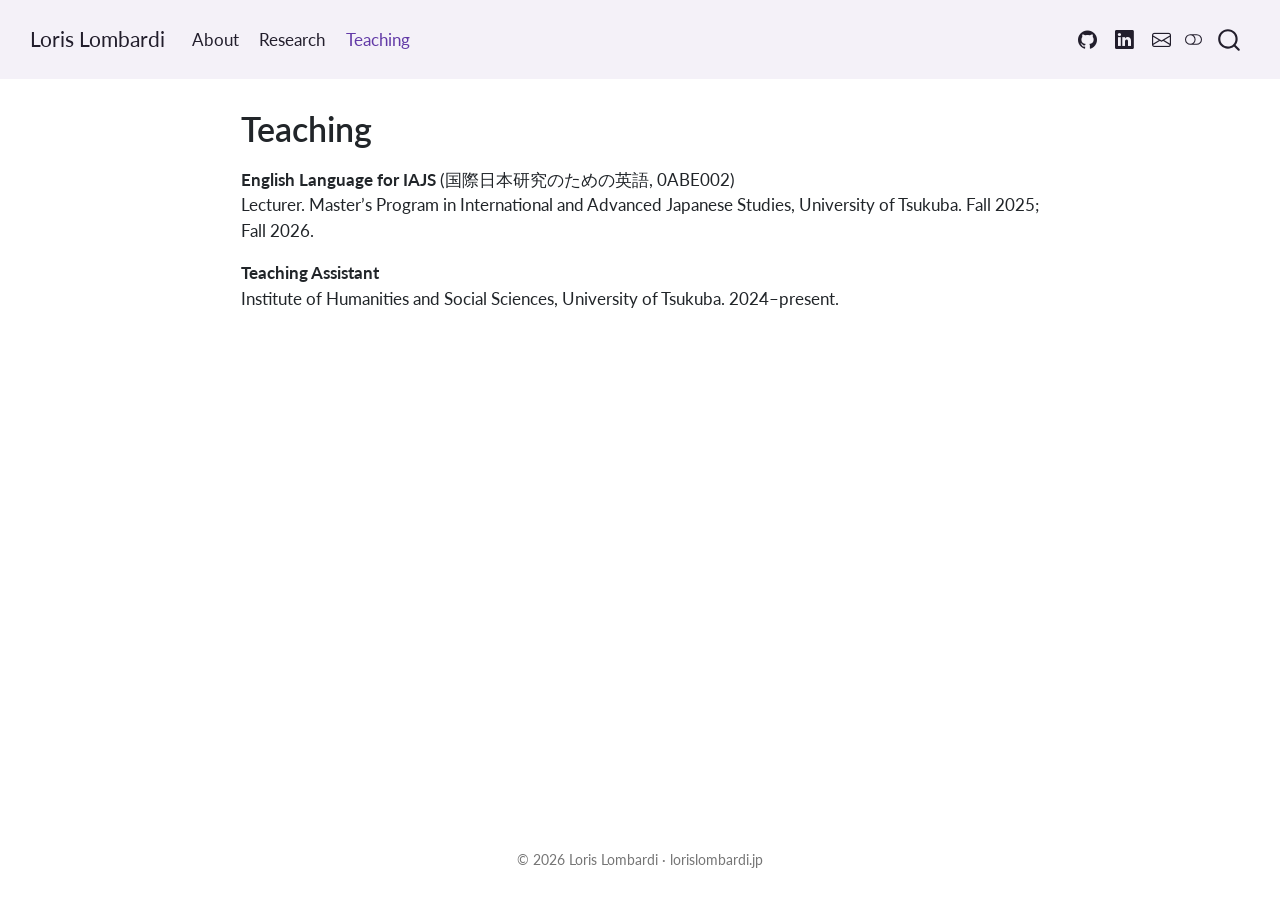
<file: docs/teaching.html>
<!DOCTYPE html>
<html xmlns="http://www.w3.org/1999/xhtml" lang="en" xml:lang="en"><head>

<meta charset="utf-8">
<meta name="generator" content="quarto-1.10.18">

<meta name="viewport" content="width=device-width, initial-scale=1.0, user-scalable=yes">


<title>Teaching – Loris Lombardi</title>
<style>
/* Default styles provided by pandoc.
** See https://pandoc.org/MANUAL.html#variables-for-html for config info.
*/
span.smallcaps{font-variant: small-caps;}
div.columns{display: flex; gap: 1.5em;}
div.column{flex: auto;}
@media screen {
div.columns{gap: min(4vw, 1.5em);}
div.column{overflow-x: auto;}
}
div.hanging-indent{margin-left: 1.5em; text-indent: -1.5em;}
ul.task-list{list-style: none;}
ul.task-list li input[type="checkbox"] {
  width: 0.8em;
  margin: 0 0.8em 0.2em -1em; /* quarto-specific, see https://github.com/quarto-dev/quarto-cli/issues/4556 */ 
  vertical-align: middle;
}
</style>


<script src="site_libs/quarto-nav/quarto-nav.js"></script>
<script src="site_libs/quarto-nav/headroom.min.js"></script>
<script src="site_libs/clipboard/clipboard.min.js"></script>
<script src="site_libs/quarto-search/autocomplete.umd.js"></script>
<script src="site_libs/quarto-search/fuse.min.js"></script>
<script src="site_libs/quarto-search/quarto-search.js"></script>
<meta name="quarto:offset" content="./">
<script src="site_libs/quarto-html/quarto.js" type="module"></script>
<script src="site_libs/quarto-html/tabsets/tabsets.js" type="module"></script>
<script src="site_libs/quarto-html/popper.min.js"></script>
<script src="site_libs/quarto-html/tippy.umd.min.js"></script>
<script src="site_libs/quarto-html/anchor.min.js"></script>
<link href="site_libs/quarto-html/tippy.css" rel="stylesheet">
<link href="site_libs/quarto-html/quarto-syntax-highlighting-64a204ab8560d761af7679ceaba22944.css" rel="stylesheet" class="quarto-color-scheme" id="quarto-text-highlighting-styles">
<link href="site_libs/quarto-html/quarto-syntax-highlighting-dark-b85bc7c33db8c58e0ec93c3465666fed.css" rel="stylesheet" class="quarto-color-scheme quarto-color-alternate" id="quarto-text-highlighting-styles">
<link href="site_libs/quarto-html/quarto-syntax-highlighting-64a204ab8560d761af7679ceaba22944.css" rel="stylesheet" class="quarto-color-scheme-extra" id="quarto-text-highlighting-styles">
<script src="site_libs/bootstrap/bootstrap.min.js"></script>
<link href="site_libs/bootstrap/bootstrap-icons.css" rel="stylesheet">
<link href="site_libs/bootstrap/bootstrap-0002edb258801a004821be51d7a4dec7.min.css" rel="stylesheet" append-hash="true" class="quarto-color-scheme" id="quarto-bootstrap" data-mode="light">
<link href="site_libs/bootstrap/bootstrap-dark-726019d8664c9b7720eb464dc71f8869.min.css" rel="stylesheet" append-hash="true" class="quarto-color-scheme quarto-color-alternate" id="quarto-bootstrap" data-mode="dark">
<link href="site_libs/bootstrap/bootstrap-0002edb258801a004821be51d7a4dec7.min.css" rel="stylesheet" append-hash="true" class="quarto-color-scheme-extra" id="quarto-bootstrap" data-mode="light">
<script id="quarto-search-options" type="application/json">{
  "location": "navbar",
  "copy-button": false,
  "collapse-after": 3,
  "panel-placement": "end",
  "type": "overlay",
  "limit": 50,
  "keyboard-shortcut": [
    "f",
    "/",
    "s"
  ],
  "show-item-context": false,
  "language": {
    "search-no-results-text": "No results",
    "search-matching-documents-text": "matching documents",
    "search-copy-link-title": "Copy link to search",
    "search-hide-matches-text": "Hide additional matches",
    "search-more-match-text": "more match in this document",
    "search-more-matches-text": "more matches in this document",
    "search-clear-button-title": "Clear",
    "search-text-placeholder": "",
    "search-detached-cancel-button-title": "Cancel",
    "search-submit-button-title": "Submit",
    "search-label": "Search"
  }
}</script>


</head>

<body class="nav-fixed fullcontent quarto-light"><script id="quarto-html-before-body" type="application/javascript">
    const toggleBodyColorMode = (bsSheetEl) => {
      const mode = bsSheetEl.getAttribute("data-mode");
      const bodyEl = window.document.querySelector("body");
      if (mode === "dark") {
        bodyEl.classList.add("quarto-dark");
        bodyEl.classList.remove("quarto-light");
      } else {
        bodyEl.classList.add("quarto-light");
        bodyEl.classList.remove("quarto-dark");
      }
    }
    const toggleBodyColorPrimary = () => {
      const bsSheetEl = window.document.querySelector("link#quarto-bootstrap:not([rel=disabled-stylesheet])");
      if (bsSheetEl) {
        toggleBodyColorMode(bsSheetEl);
      }
    }
    const setColorSchemeToggle = (alternate) => {
      const toggles = window.document.querySelectorAll('.quarto-color-scheme-toggle');
      for (let i=0; i < toggles.length; i++) {
        const toggle = toggles[i];
        if (toggle) {
          if (alternate) {
            toggle.classList.add("alternate");
          } else {
            toggle.classList.remove("alternate");
          }
        }
      }
    };
    const toggleColorMode = (alternate) => {
      // Switch the stylesheets
      const primaryStylesheets = window.document.querySelectorAll('link.quarto-color-scheme:not(.quarto-color-alternate)');
      const alternateStylesheets = window.document.querySelectorAll('link.quarto-color-scheme.quarto-color-alternate');
      manageTransitions('#quarto-margin-sidebar .nav-link', false);
      if (alternate) {
        // note: dark is layered on light, we don't disable primary!
        enableStylesheet(alternateStylesheets);
        for (const sheetNode of alternateStylesheets) {
          if (sheetNode.id === "quarto-bootstrap") {
            toggleBodyColorMode(sheetNode);
          }
        }
      } else {
        disableStylesheet(alternateStylesheets);
        enableStylesheet(primaryStylesheets)
        toggleBodyColorPrimary();
      }
      manageTransitions('#quarto-margin-sidebar .nav-link', true);
      // Switch the toggles
      setColorSchemeToggle(alternate)
      // Hack to workaround the fact that safari doesn't
      // properly recolor the scrollbar when toggling (#1455)
      if (navigator.userAgent.indexOf('Safari') > 0 && navigator.userAgent.indexOf('Chrome') == -1) {
        manageTransitions("body", false);
        window.scrollTo(0, 1);
        setTimeout(() => {
          window.scrollTo(0, 0);
          manageTransitions("body", true);
        }, 40);
      }
    }
    const disableStylesheet = (stylesheets) => {
      for (let i=0; i < stylesheets.length; i++) {
        const stylesheet = stylesheets[i];
        stylesheet.rel = 'disabled-stylesheet';
      }
    }
    const enableStylesheet = (stylesheets) => {
      for (let i=0; i < stylesheets.length; i++) {
        const stylesheet = stylesheets[i];
        if(stylesheet.rel !== 'stylesheet') { // for Chrome, which will still FOUC without this check
          stylesheet.rel = 'stylesheet';
        }
      }
    }
    const manageTransitions = (selector, allowTransitions) => {
      const els = window.document.querySelectorAll(selector);
      for (let i=0; i < els.length; i++) {
        const el = els[i];
        if (allowTransitions) {
          el.classList.remove('notransition');
        } else {
          el.classList.add('notransition');
        }
      }
    }
    const isFileUrl = () => {
      return window.location.protocol === 'file:';
    }
    const hasAlternateSentinel = () => {
      let styleSentinel = getColorSchemeSentinel();
      if (styleSentinel !== null) {
        return styleSentinel === "alternate";
      } else {
        return false;
      }
    }
    const setStyleSentinel = (alternate) => {
      const value = alternate ? "alternate" : "default";
      if (!isFileUrl()) {
        window.localStorage.setItem("quarto-color-scheme", value);
      } else {
        localAlternateSentinel = value;
      }
    }
    const getColorSchemeSentinel = () => {
      if (!isFileUrl()) {
        const storageValue = window.localStorage.getItem("quarto-color-scheme");
        return storageValue != null ? storageValue : localAlternateSentinel;
      } else {
        return localAlternateSentinel;
      }
    }
    const toggleGiscusIfUsed = (isAlternate, darkModeDefault) => {
      const baseTheme = document.querySelector('#giscus-base-theme')?.value ?? 'light';
      const alternateTheme = document.querySelector('#giscus-alt-theme')?.value ?? 'dark';
      let newTheme = '';
      if(authorPrefersDark) {
        newTheme = isAlternate ? baseTheme : alternateTheme;
      } else {
        newTheme = isAlternate ? alternateTheme : baseTheme;
      }
      const changeGiscusTheme = () => {
        // From: https://github.com/giscus/giscus/issues/336
        const sendMessage = (message) => {
          const iframe = document.querySelector('iframe.giscus-frame');
          if (!iframe) return;
          iframe.contentWindow.postMessage({ giscus: message }, 'https://giscus.app');
        }
        sendMessage({
          setConfig: {
            theme: newTheme
          }
        });
      }
      const isGiscussLoaded = window.document.querySelector('iframe.giscus-frame') !== null;
      if (isGiscussLoaded) {
        changeGiscusTheme();
      }
    };
    const authorPrefersDark = false;
    const darkModeDefault = authorPrefersDark;
      document.querySelector('link#quarto-text-highlighting-styles.quarto-color-scheme-extra').rel = 'disabled-stylesheet';
      document.querySelector('link#quarto-bootstrap.quarto-color-scheme-extra').rel = 'disabled-stylesheet';
    let localAlternateSentinel = darkModeDefault ? 'alternate' : 'default';
    // Dark / light mode switch
    window.quartoToggleColorScheme = () => {
      // Read the current dark / light value
      let toAlternate = !hasAlternateSentinel();
      toggleColorMode(toAlternate);
      setStyleSentinel(toAlternate);
      toggleGiscusIfUsed(toAlternate, darkModeDefault);
      window.dispatchEvent(new Event('resize'));
    };
    // Switch to dark mode if need be
    if (hasAlternateSentinel()) {
      toggleColorMode(true);
    } else {
      toggleColorMode(false);
    }
  </script>

<div id="quarto-search-results"></div>
  <header id="quarto-header" class="headroom fixed-top">
    <nav class="navbar navbar-expand-lg " data-bs-theme="dark">
      <div class="navbar-container container-fluid">
      <div class="navbar-brand-container mx-auto">
    <a class="navbar-brand" href="./index.html">
    <span class="navbar-title">Loris Lombardi</span>
    </a>
  </div>
            <div id="quarto-search" class="" title="Search"></div>
          <button class="navbar-toggler" type="button" data-bs-toggle="collapse" data-bs-target="#navbarCollapse" aria-controls="navbarCollapse" role="menu" aria-expanded="false" aria-label="Toggle navigation" onclick="if (window.quartoToggleHeadroom) { window.quartoToggleHeadroom(); }">
  <span class="navbar-toggler-icon"></span>
</button>
          <div class="collapse navbar-collapse" id="navbarCollapse">
            <ul class="navbar-nav navbar-nav-scroll me-auto">
  <li class="nav-item">
    <a class="nav-link" href="./index.html"> 
<span class="menu-text">About</span></a>
  </li>  
  <li class="nav-item">
    <a class="nav-link" href="./research.html"> 
<span class="menu-text">Research</span></a>
  </li>  
  <li class="nav-item">
    <a class="nav-link active" href="./teaching.html" aria-current="page"> 
<span class="menu-text">Teaching</span></a>
  </li>  
</ul>
            <ul class="navbar-nav navbar-nav-scroll ms-auto">
  <li class="nav-item compact">
    <a class="nav-link" href="https://github.com/lolonifuji"> <i class="bi bi-github" role="img" aria-label="GitHub">
</i> 
<span class="menu-text"></span></a>
  </li>  
  <li class="nav-item compact">
    <a class="nav-link" href="https://www.linkedin.com/in/lorislombardi"> <i class="bi bi-linkedin" role="img" aria-label="LinkedIn">
</i> 
<span class="menu-text"></span></a>
  </li>  
  <li class="nav-item compact">
    <a class="nav-link" href="mailto:loris.lombardi.jp@gmail.com"> <i class="bi bi-envelope" role="img" aria-label="Email">
</i> 
<span class="menu-text"></span></a>
  </li>  
</ul>
          </div> <!-- /navcollapse -->
            <div class="quarto-navbar-tools">
  <a href="" class="quarto-color-scheme-toggle quarto-navigation-tool  px-1" onclick="window.quartoToggleColorScheme(); return false;" title="Toggle dark mode"><i class="bi"></i></a>
</div>
      </div> <!-- /container-fluid -->
    </nav>
</header>
<!-- content -->
<div id="quarto-content" class="quarto-container page-columns page-rows-contents page-layout-article page-navbar">
<!-- sidebar -->
<!-- margin-sidebar -->
    
<!-- main -->
<main class="content" id="quarto-document-content">


<header id="title-block-header" class="quarto-title-block default">
<div class="quarto-title">
<h1 class="title">Teaching</h1>
</div>



<div class="quarto-title-meta">

    
  
    
  </div>
  


</header>


<p><strong>English Language for IAJS</strong> (国際日本研究のための英語, 0ABE002)<br>
Lecturer. Master’s Program in International and Advanced Japanese Studies, University of Tsukuba. Fall 2025; Fall 2026.</p>
<p><strong>Teaching Assistant</strong><br>
Institute of Humanities and Social Sciences, University of Tsukuba. 2024–present.</p>



</main> <!-- /main -->
<script id="quarto-html-after-body" type="application/javascript">
  window.document.addEventListener("DOMContentLoaded", function (event) {
    // Ensure there is a toggle, if there isn't float one in the top right
    if (window.document.querySelector('.quarto-color-scheme-toggle') === null) {
      const a = window.document.createElement('a');
      a.classList.add('top-right');
      a.classList.add('quarto-color-scheme-toggle');
      a.href = "";
      a.onclick = function() { try { window.quartoToggleColorScheme(); } catch {} return false; };
      const i = window.document.createElement("i");
      i.classList.add('bi');
      a.appendChild(i);
      window.document.body.appendChild(a);
    }
    setColorSchemeToggle(hasAlternateSentinel())
    const icon = "";
    const anchorJS = new window.AnchorJS();
    anchorJS.options = {
      placement: 'right',
      icon: icon
    };
    anchorJS.add('.anchored');
    const isCodeAnnotation = (el) => {
      for (const clz of el.classList) {
        if (clz.startsWith('code-annotation-')) {                     
          return true;
        }
      }
      return false;
    }
    const onCopySuccess = function(e) {
      // button target
      const button = e.trigger;
      // don't keep focus
      button.blur();
      // flash "checked"
      button.classList.add('code-copy-button-checked');
      var currentTitle = button.getAttribute("title");
      button.setAttribute("title", "Copied!");
      let tooltip;
      if (window.bootstrap) {
        button.setAttribute("data-bs-toggle", "tooltip");
        button.setAttribute("data-bs-placement", "left");
        button.setAttribute("data-bs-title", "Copied!");
        tooltip = new bootstrap.Tooltip(button, 
          { trigger: "manual", 
            customClass: "code-copy-button-tooltip",
            offset: [0, -8]});
        tooltip.show();    
      }
      setTimeout(function() {
        if (tooltip) {
          tooltip.hide();
          button.removeAttribute("data-bs-title");
          button.removeAttribute("data-bs-toggle");
          button.removeAttribute("data-bs-placement");
        }
        button.setAttribute("title", currentTitle);
        button.classList.remove('code-copy-button-checked');
      }, 1000);
      // clear code selection
      e.clearSelection();
    }
    const getTextToCopy = function(trigger) {
      const outerScaffold = trigger.parentElement.cloneNode(true);
      const codeEl = outerScaffold.querySelector('code');
      for (const childEl of codeEl.children) {
        if (isCodeAnnotation(childEl)) {
          childEl.remove();
        }
      }
      return codeEl.innerText;
    }
    const clipboard = new window.ClipboardJS('.code-copy-button:not([data-in-quarto-modal])', {
      text: getTextToCopy
    });
    clipboard.on('success', onCopySuccess);
    if (window.document.getElementById('quarto-embedded-source-code-modal')) {
      const clipboardModal = new window.ClipboardJS('.code-copy-button[data-in-quarto-modal]', {
        text: getTextToCopy,
        container: window.document.getElementById('quarto-embedded-source-code-modal')
      });
      clipboardModal.on('success', onCopySuccess);
    }
      var localhostRegex = new RegExp(/^(?:http|https):\/\/localhost\:?[0-9]*\//);
      var mailtoRegex = new RegExp(/^mailto:/);
        var filterRegex = new RegExp("https:\/\/lorislombardi\.jp");
      var isInternal = (href) => {
          return filterRegex.test(href) || localhostRegex.test(href) || mailtoRegex.test(href);
      }
      // Inspect non-navigation links and adorn them if external
     var links = window.document.querySelectorAll('a[href]:not(.nav-link):not(.navbar-brand):not(.toc-action):not(.sidebar-link):not(.sidebar-item-toggle):not(.pagination-link):not(.no-external):not([aria-hidden]):not(.dropdown-item):not(.quarto-navigation-tool):not(.about-link)');
      for (var i=0; i<links.length; i++) {
        const link = links[i];
        if (!isInternal(link.href)) {
          // undo the damage that might have been done by quarto-nav.js in the case of
          // links that we want to consider external
          if (link.dataset.originalHref !== undefined) {
            link.href = link.dataset.originalHref;
          }
        }
      }
    function tippyHover(el, contentFn, onTriggerFn, onUntriggerFn) {
      const config = {
        allowHTML: true,
        maxWidth: 500,
        delay: 100,
        arrow: false,
        appendTo: function(el) {
            return el.parentElement;
        },
        interactive: true,
        interactiveBorder: 10,
        theme: 'quarto',
        placement: 'bottom-start',
      };
      if (contentFn) {
        config.content = contentFn;
      }
      if (onTriggerFn) {
        config.onTrigger = onTriggerFn;
      }
      if (onUntriggerFn) {
        config.onUntrigger = onUntriggerFn;
      }
      window.tippy(el, config); 
    }
    const noterefs = window.document.querySelectorAll('a[role="doc-noteref"]');
    for (var i=0; i<noterefs.length; i++) {
      const ref = noterefs[i];
      tippyHover(ref, function() {
        // use id or data attribute instead here
        let href = ref.getAttribute('data-footnote-href') || ref.getAttribute('href');
        try { href = new URL(href).hash; } catch {}
        const id = href.replace(/^#\/?/, "");
        const note = window.document.getElementById(id);
        if (note) {
          return note.innerHTML;
        } else {
          return "";
        }
      });
    }
    const xrefs = window.document.querySelectorAll('a.quarto-xref');
    const processXRef = (id, note) => {
      // Strip column container classes
      const stripColumnClz = (el) => {
        el.classList.remove("page-full", "page-columns");
        if (el.children) {
          for (const child of el.children) {
            stripColumnClz(child);
          }
        }
      }
      stripColumnClz(note)
      if (id === null || id.startsWith('sec-')) {
        // Special case sections, only their first couple elements
        const container = document.createElement("div");
        if (note.children && note.children.length > 2) {
          container.appendChild(note.children[0].cloneNode(true));
          for (let i = 1; i < note.children.length; i++) {
            const child = note.children[i];
            if (child.tagName === "P" && child.innerText === "") {
              continue;
            } else {
              container.appendChild(child.cloneNode(true));
              break;
            }
          }
          if (window.Quarto?.typesetMath) {
            window.Quarto.typesetMath(container);
          }
          return container.innerHTML
        } else {
          if (window.Quarto?.typesetMath) {
            window.Quarto.typesetMath(note);
          }
          return note.innerHTML;
        }
      } else {
        // Remove any anchor links if they are present
        const anchorLink = note.querySelector('a.anchorjs-link');
        if (anchorLink) {
          anchorLink.remove();
        }
        if (window.Quarto?.typesetMath) {
          window.Quarto.typesetMath(note);
        }
        if (note.classList.contains("callout")) {
          return note.outerHTML;
        } else {
          return note.innerHTML;
        }
      }
    }
    for (var i=0; i<xrefs.length; i++) {
      const xref = xrefs[i];
      tippyHover(xref, undefined, function(instance) {
        instance.disable();
        let url = xref.getAttribute('href');
        let hash = undefined; 
        if (url.startsWith('#')) {
          hash = url;
        } else {
          try { hash = new URL(url).hash; } catch {}
        }
        if (hash) {
          const id = hash.replace(/^#\/?/, "");
          const note = window.document.getElementById(id);
          if (note !== null) {
            try {
              const html = processXRef(id, note.cloneNode(true));
              instance.setContent(html);
            } finally {
              instance.enable();
              instance.show();
            }
          } else {
            // See if we can fetch this
            fetch(url.split('#')[0])
            .then(res => res.text())
            .then(html => {
              const parser = new DOMParser();
              const htmlDoc = parser.parseFromString(html, "text/html");
              const note = htmlDoc.getElementById(id);
              if (note !== null) {
                const html = processXRef(id, note);
                instance.setContent(html);
              } 
            }).finally(() => {
              instance.enable();
              instance.show();
            });
          }
        } else {
          // See if we can fetch a full url (with no hash to target)
          // This is a special case and we should probably do some content thinning / targeting
          fetch(url)
          .then(res => res.text())
          .then(html => {
            const parser = new DOMParser();
            const htmlDoc = parser.parseFromString(html, "text/html");
            const note = htmlDoc.querySelector('main.content');
            if (note !== null) {
              // This should only happen for chapter cross references
              // (since there is no id in the URL)
              // remove the first header
              if (note.children.length > 0 && note.children[0].tagName === "HEADER") {
                note.children[0].remove();
              }
              const html = processXRef(null, note);
              instance.setContent(html);
            } 
          }).finally(() => {
            instance.enable();
            instance.show();
          });
        }
      }, function(instance) {
      });
    }
        let selectedAnnoteEl;
        const selectorForAnnotation = ( cell, annotation) => {
          let cellAttr = 'data-code-cell="' + cell + '"';
          let lineAttr = 'data-code-annotation="' +  annotation + '"';
          const selector = 'span[' + cellAttr + '][' + lineAttr + ']';
          return selector;
        }
        const selectCodeLines = (annoteEl) => {
          const doc = window.document;
          const targetCell = annoteEl.getAttribute("data-target-cell");
          const targetAnnotation = annoteEl.getAttribute("data-target-annotation");
          const annoteSpan = window.document.querySelector(selectorForAnnotation(targetCell, targetAnnotation));
          const lines = annoteSpan.getAttribute("data-code-lines").split(",");
          const lineIds = lines.map((line) => {
            return targetCell + "-" + line;
          })
          let top = null;
          let height = null;
          let parent = null;
          if (lineIds.length > 0) {
              //compute the position of the single el (top and bottom and make a div)
              const el = window.document.getElementById(lineIds[0]);
              top = el.offsetTop;
              height = el.offsetHeight;
              parent = el.parentElement.parentElement;
            if (lineIds.length > 1) {
              const lastEl = window.document.getElementById(lineIds[lineIds.length - 1]);
              const bottom = lastEl.offsetTop + lastEl.offsetHeight;
              height = bottom - top;
            }
            if (top !== null && height !== null && parent !== null) {
              // cook up a div (if necessary) and position it 
              let div = window.document.getElementById("code-annotation-line-highlight");
              if (div === null) {
                div = window.document.createElement("div");
                div.setAttribute("id", "code-annotation-line-highlight");
                div.style.position = 'absolute';
                parent.appendChild(div);
              }
              div.style.top = top - 2 + "px";
              div.style.height = height + 4 + "px";
              div.style.left = 0;
              let gutterDiv = window.document.getElementById("code-annotation-line-highlight-gutter");
              if (gutterDiv === null) {
                gutterDiv = window.document.createElement("div");
                gutterDiv.setAttribute("id", "code-annotation-line-highlight-gutter");
                gutterDiv.style.position = 'absolute';
                const codeCell = window.document.getElementById(targetCell);
                const gutter = codeCell.querySelector('.code-annotation-gutter');
                gutter.appendChild(gutterDiv);
              }
              gutterDiv.style.top = top - 2 + "px";
              gutterDiv.style.height = height + 4 + "px";
            }
            selectedAnnoteEl = annoteEl;
          }
        };
        const unselectCodeLines = () => {
          const elementsIds = ["code-annotation-line-highlight", "code-annotation-line-highlight-gutter"];
          elementsIds.forEach((elId) => {
            const div = window.document.getElementById(elId);
            if (div) {
              div.remove();
            }
          });
          selectedAnnoteEl = undefined;
        };
          // Handle positioning of the toggle
      window.addEventListener(
        "resize",
        throttle(() => {
          elRect = undefined;
          if (selectedAnnoteEl) {
            selectCodeLines(selectedAnnoteEl);
          }
        }, 10)
      );
      function throttle(fn, ms) {
      let throttle = false;
      let timer;
        return (...args) => {
          if(!throttle) { // first call gets through
              fn.apply(this, args);
              throttle = true;
          } else { // all the others get throttled
              if(timer) clearTimeout(timer); // cancel #2
              timer = setTimeout(() => {
                fn.apply(this, args);
                timer = throttle = false;
              }, ms);
          }
        };
      }
        // Attach click handler to the DT
        const annoteDls = window.document.querySelectorAll('dt[data-target-cell]');
        for (const annoteDlNode of annoteDls) {
          annoteDlNode.addEventListener('click', (event) => {
            const clickedEl = event.target;
            if (clickedEl !== selectedAnnoteEl) {
              unselectCodeLines();
              const activeEl = window.document.querySelector('dt[data-target-cell].code-annotation-active');
              if (activeEl) {
                activeEl.classList.remove('code-annotation-active');
              }
              selectCodeLines(clickedEl);
              clickedEl.classList.add('code-annotation-active');
            } else {
              // Unselect the line
              unselectCodeLines();
              clickedEl.classList.remove('code-annotation-active');
            }
          });
        }
    const findCites = (el) => {
      const parentEl = el.parentElement;
      if (parentEl) {
        const cites = parentEl.dataset.cites;
        if (cites) {
          return {
            el,
            cites: cites.split(' ')
          };
        } else {
          return findCites(el.parentElement)
        }
      } else {
        return undefined;
      }
    };
    var bibliorefs = window.document.querySelectorAll('a[role="doc-biblioref"]');
    for (var i=0; i<bibliorefs.length; i++) {
      const ref = bibliorefs[i];
      const citeInfo = findCites(ref);
      if (citeInfo) {
        tippyHover(citeInfo.el, function() {
          var popup = window.document.createElement('div');
          citeInfo.cites.forEach(function(cite) {
            var citeDiv = window.document.createElement('div');
            citeDiv.classList.add('hanging-indent');
            citeDiv.classList.add('csl-entry');
            var biblioDiv = window.document.getElementById('ref-' + cite);
            if (biblioDiv) {
              citeDiv.innerHTML = biblioDiv.innerHTML;
            }
            popup.appendChild(citeDiv);
          });
          return popup.innerHTML;
        });
      }
    }
  });
  </script>
</div> <!-- /content -->
<footer class="footer">
  <div class="nav-footer">
    <div class="nav-footer-left">
      &nbsp;
    </div>   
    <div class="nav-footer-center">
<p>© 2026 Loris Lombardi · lorislombardi.jp</p>
</div>
    <div class="nav-footer-right">
      &nbsp;
    </div>
  </div>
</footer>




</body></html>
</file>
<file: docs/site_libs/quarto-html/tippy.css>
.tippy-box[data-animation=fade][data-state=hidden]{opacity:0}[data-tippy-root]{max-width:calc(100vw - 10px)}.tippy-box{position:relative;background-color:#333;color:#fff;border-radius:4px;font-size:14px;line-height:1.4;white-space:normal;outline:0;transition-property:transform,visibility,opacity}.tippy-box[data-placement^=top]>.tippy-arrow{bottom:0}.tippy-box[data-placement^=top]>.tippy-arrow:before{bottom:-7px;left:0;border-width:8px 8px 0;border-top-color:initial;transform-origin:center top}.tippy-box[data-placement^=bottom]>.tippy-arrow{top:0}.tippy-box[data-placement^=bottom]>.tippy-arrow:before{top:-7px;left:0;border-width:0 8px 8px;border-bottom-color:initial;transform-origin:center bottom}.tippy-box[data-placement^=left]>.tippy-arrow{right:0}.tippy-box[data-placement^=left]>.tippy-arrow:before{border-width:8px 0 8px 8px;border-left-color:initial;right:-7px;transform-origin:center left}.tippy-box[data-placement^=right]>.tippy-arrow{left:0}.tippy-box[data-placement^=right]>.tippy-arrow:before{left:-7px;border-width:8px 8px 8px 0;border-right-color:initial;transform-origin:center right}.tippy-box[data-inertia][data-state=visible]{transition-timing-function:cubic-bezier(.54,1.5,.38,1.11)}.tippy-arrow{width:16px;height:16px;color:#333}.tippy-arrow:before{content:"";position:absolute;border-color:transparent;border-style:solid}.tippy-content{position:relative;padding:5px 9px;z-index:1}
</file>
<file: docs/site_libs/quarto-html/quarto-syntax-highlighting-64a204ab8560d761af7679ceaba22944.css>
/* quarto syntax highlight colors */
:root {
  --quarto-hl-ot-color: #003B4F;
  --quarto-hl-at-color: #657422;
  --quarto-hl-ss-color: #20794D;
  --quarto-hl-an-color: #5E5E5E;
  --quarto-hl-fu-color: #4758AB;
  --quarto-hl-st-color: #20794D;
  --quarto-hl-cf-color: #003B4F;
  --quarto-hl-op-color: #5E5E5E;
  --quarto-hl-er-color: #AD0000;
  --quarto-hl-bn-color: #AD0000;
  --quarto-hl-al-color: #AD0000;
  --quarto-hl-va-color: #111111;
  --quarto-hl-bu-color: inherit;
  --quarto-hl-ex-color: inherit;
  --quarto-hl-pp-color: #AD0000;
  --quarto-hl-in-color: #5E5E5E;
  --quarto-hl-vs-color: #20794D;
  --quarto-hl-wa-color: #5E5E5E;
  --quarto-hl-do-color: #5E5E5E;
  --quarto-hl-im-color: #00769E;
  --quarto-hl-ch-color: #20794D;
  --quarto-hl-dt-color: #AD0000;
  --quarto-hl-fl-color: #AD0000;
  --quarto-hl-co-color: #5E5E5E;
  --quarto-hl-cv-color: #5E5E5E;
  --quarto-hl-cn-color: #8f5902;
  --quarto-hl-sc-color: #5E5E5E;
  --quarto-hl-dv-color: #AD0000;
  --quarto-hl-kw-color: #003B4F;
}

/* other quarto variables */
:root {
  --quarto-font-monospace: SFMono-Regular, Menlo, Monaco, Consolas, "Liberation Mono", "Courier New", monospace;
}

/* syntax highlight based on Pandoc's rules */
pre > code.sourceCode > span {
  color: #003B4F;
}

code.sourceCode > span {
  color: #003B4F;
}

div.sourceCode,
div.sourceCode pre.sourceCode {
  color: #003B4F;
}

/* Normal */
code span {
  color: #003B4F;
}

/* Alert */
code span.al {
  color: #AD0000;
  font-style: inherit;
}

/* Annotation */
code span.an {
  color: #5E5E5E;
  font-style: inherit;
}

/* Attribute */
code span.at {
  color: #657422;
  font-style: inherit;
}

/* BaseN */
code span.bn {
  color: #AD0000;
  font-style: inherit;
}

/* BuiltIn */
code span.bu {
  font-style: inherit;
}

/* ControlFlow */
code span.cf {
  color: #003B4F;
  font-weight: bold;
  font-style: inherit;
}

/* Char */
code span.ch {
  color: #20794D;
  font-style: inherit;
}

/* Constant */
code span.cn {
  color: #8f5902;
  font-style: inherit;
}

/* Comment */
code span.co {
  color: #5E5E5E;
  font-style: inherit;
}

/* CommentVar */
code span.cv {
  color: #5E5E5E;
  font-style: italic;
}

/* Documentation */
code span.do {
  color: #5E5E5E;
  font-style: italic;
}

/* DataType */
code span.dt {
  color: #AD0000;
  font-style: inherit;
}

/* DecVal */
code span.dv {
  color: #AD0000;
  font-style: inherit;
}

/* Error */
code span.er {
  color: #AD0000;
  font-style: inherit;
}

/* Extension */
code span.ex {
  font-style: inherit;
}

/* Float */
code span.fl {
  color: #AD0000;
  font-style: inherit;
}

/* Function */
code span.fu {
  color: #4758AB;
  font-style: inherit;
}

/* Import */
code span.im {
  color: #00769E;
  font-style: inherit;
}

/* Information */
code span.in {
  color: #5E5E5E;
  font-style: inherit;
}

/* Keyword */
code span.kw {
  color: #003B4F;
  font-weight: bold;
  font-style: inherit;
}

/* Operator */
code span.op {
  color: #5E5E5E;
  font-style: inherit;
}

/* Other */
code span.ot {
  color: #003B4F;
  font-style: inherit;
}

/* Preprocessor */
code span.pp {
  color: #AD0000;
  font-style: inherit;
}

/* SpecialChar */
code span.sc {
  color: #5E5E5E;
  font-style: inherit;
}

/* SpecialString */
code span.ss {
  color: #20794D;
  font-style: inherit;
}

/* String */
code span.st {
  color: #20794D;
  font-style: inherit;
}

/* Variable */
code span.va {
  color: #111111;
  font-style: inherit;
}

/* VerbatimString */
code span.vs {
  color: #20794D;
  font-style: inherit;
}

/* Warning */
code span.wa {
  color: #5E5E5E;
  font-style: italic;
}

.prevent-inlining {
  content: "</";
}

/*# sourceMappingURL=9d8d5bb603a83b8298b89080a598c93b.css.map */
</file>
<file: docs/site_libs/quarto-html/quarto-syntax-highlighting-dark-b85bc7c33db8c58e0ec93c3465666fed.css>
/* quarto syntax highlight colors */
:root {
  --quarto-hl-al-color: #f07178;
  --quarto-hl-an-color: #d4d0ab;
  --quarto-hl-at-color: #00e0e0;
  --quarto-hl-bn-color: #d4d0ab;
  --quarto-hl-bu-color: #abe338;
  --quarto-hl-ch-color: #abe338;
  --quarto-hl-co-color: #f8f8f2;
  --quarto-hl-cv-color: #ffd700;
  --quarto-hl-cn-color: #ffd700;
  --quarto-hl-cf-color: #ffa07a;
  --quarto-hl-dt-color: #ffa07a;
  --quarto-hl-dv-color: #d4d0ab;
  --quarto-hl-do-color: #f8f8f2;
  --quarto-hl-er-color: #f07178;
  --quarto-hl-ex-color: #00e0e0;
  --quarto-hl-fl-color: #d4d0ab;
  --quarto-hl-fu-color: #ffa07a;
  --quarto-hl-im-color: #abe338;
  --quarto-hl-in-color: #d4d0ab;
  --quarto-hl-kw-color: #ffa07a;
  --quarto-hl-op-color: #ffa07a;
  --quarto-hl-ot-color: #00e0e0;
  --quarto-hl-pp-color: #dcc6e0;
  --quarto-hl-re-color: #00e0e0;
  --quarto-hl-sc-color: #abe338;
  --quarto-hl-ss-color: #abe338;
  --quarto-hl-st-color: #abe338;
  --quarto-hl-va-color: #00e0e0;
  --quarto-hl-vs-color: #abe338;
  --quarto-hl-wa-color: #dcc6e0;
}

/* other quarto variables */
:root {
  --quarto-font-monospace: SFMono-Regular, Menlo, Monaco, Consolas, "Liberation Mono", "Courier New", monospace;
}

/* syntax highlight based on Pandoc's rules */
pre > code.sourceCode > span {
  color: #f8f8f2;
}

code.sourceCode > span {
  color: #f8f8f2;
}

div.sourceCode,
div.sourceCode pre.sourceCode {
  color: #f8f8f2;
}

/* Normal */
code span {
  color: #f8f8f2;
}

/* Alert */
code span.al {
  color: #f07178;
}

/* Annotation */
code span.an {
  color: #d4d0ab;
}

/* Attribute */
code span.at {
  color: #00e0e0;
}

/* BaseN */
code span.bn {
  color: #d4d0ab;
}

/* BuiltIn */
code span.bu {
  color: #abe338;
}

/* ControlFlow */
code span.cf {
  font-weight: bold;
  color: #ffa07a;
}

/* Char */
code span.ch {
  color: #abe338;
}

/* Constant */
code span.cn {
  color: #ffd700;
}

/* Comment */
code span.co {
  font-style: italic;
  color: #f8f8f2;
}

/* CommentVar */
code span.cv {
  color: #ffd700;
}

/* Documentation */
code span.do {
  color: #f8f8f2;
}

/* DataType */
code span.dt {
  color: #ffa07a;
}

/* DecVal */
code span.dv {
  color: #d4d0ab;
}

/* Error */
code span.er {
  color: #f07178;
  text-decoration: underline;
}

/* Extension */
code span.ex {
  font-weight: bold;
  color: #00e0e0;
}

/* Float */
code span.fl {
  color: #d4d0ab;
}

/* Function */
code span.fu {
  color: #ffa07a;
}

/* Import */
code span.im {
  color: #abe338;
}

/* Information */
code span.in {
  color: #d4d0ab;
}

/* Keyword */
code span.kw {
  font-weight: bold;
  color: #ffa07a;
}

/* Operator */
code span.op {
  color: #ffa07a;
}

/* Other */
code span.ot {
  color: #00e0e0;
}

/* Preprocessor */
code span.pp {
  color: #dcc6e0;
}

/* RegionMarker */
code span.re {
  background-color: #f8f8f2;
  color: #00e0e0;
}

/* SpecialChar */
code span.sc {
  color: #abe338;
}

/* SpecialString */
code span.ss {
  color: #abe338;
}

/* String */
code span.st {
  color: #abe338;
}

/* Variable */
code span.va {
  color: #00e0e0;
}

/* VerbatimString */
code span.vs {
  color: #abe338;
}

/* Warning */
code span.wa {
  color: #dcc6e0;
}

.prevent-inlining {
  content: "</";
}

/*# sourceMappingURL=4ed8f1090dec6531da29ab00902aa718.css.map */
</file>
